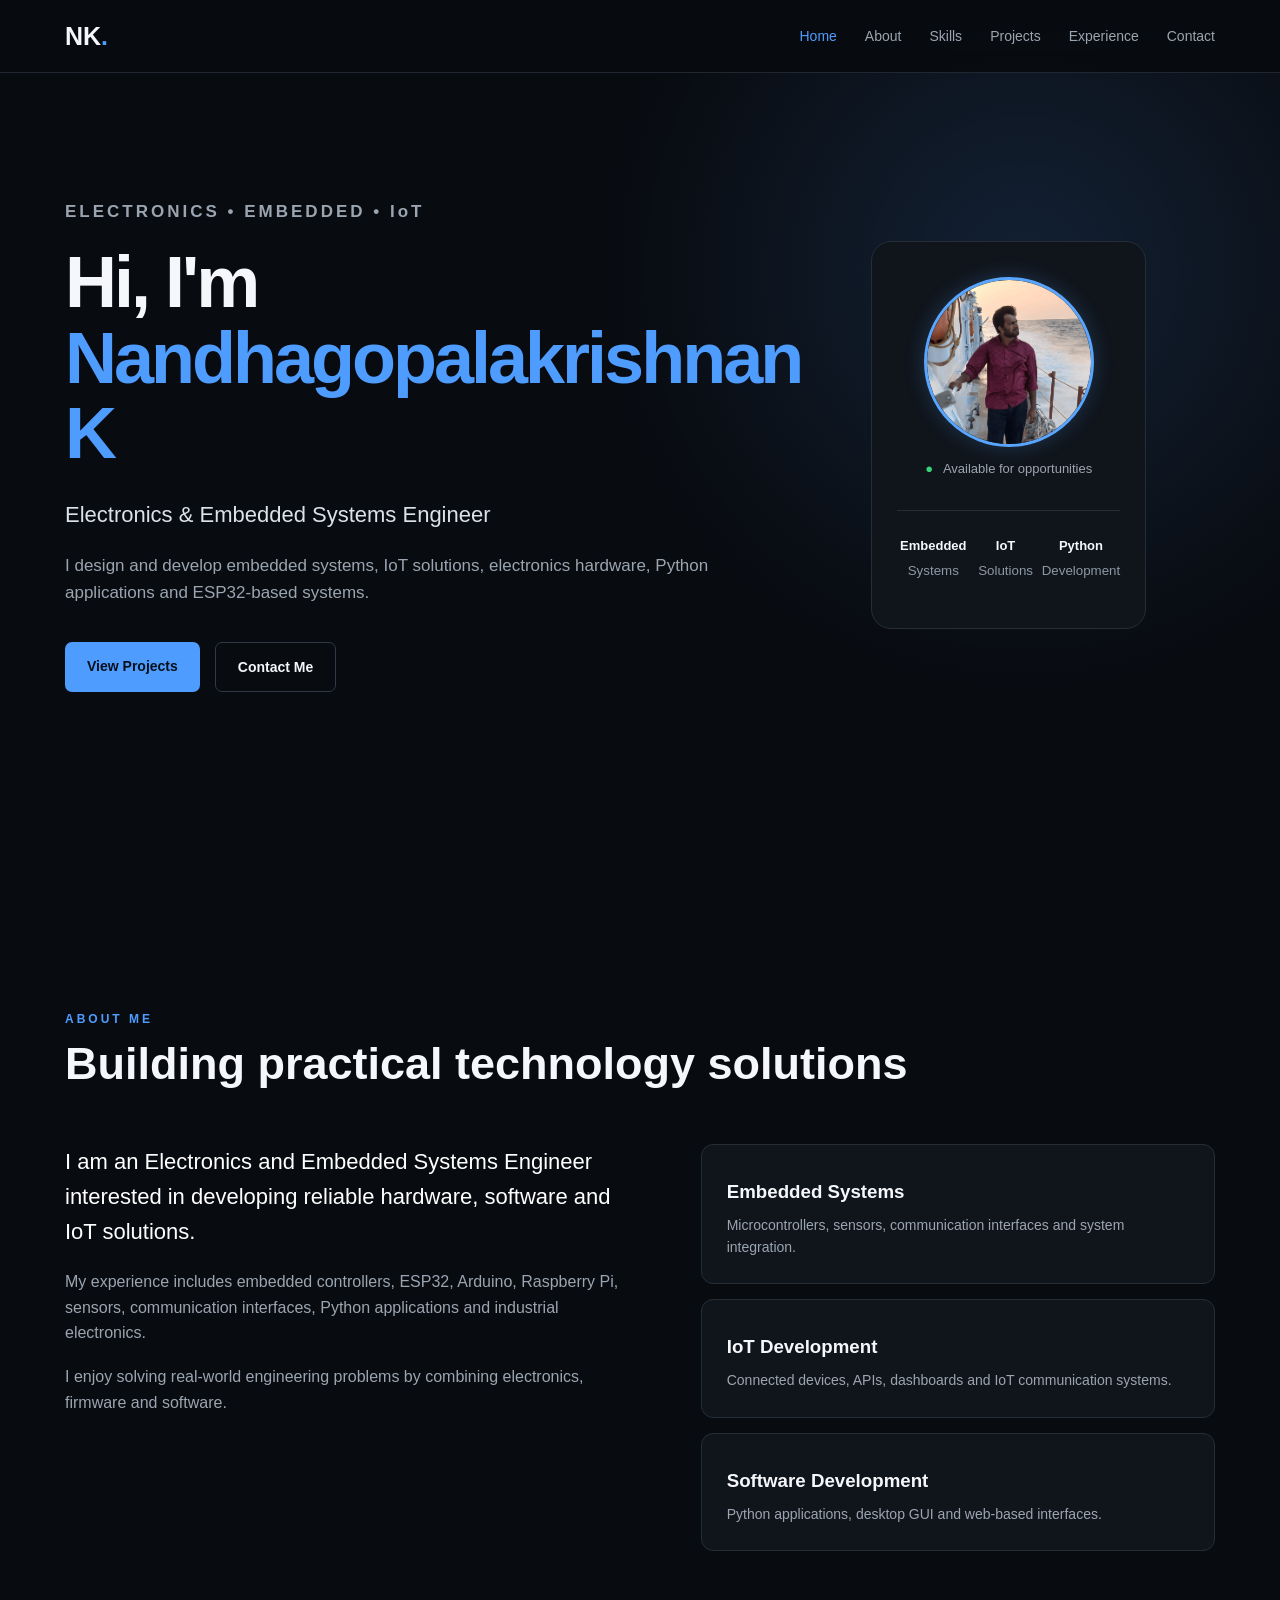
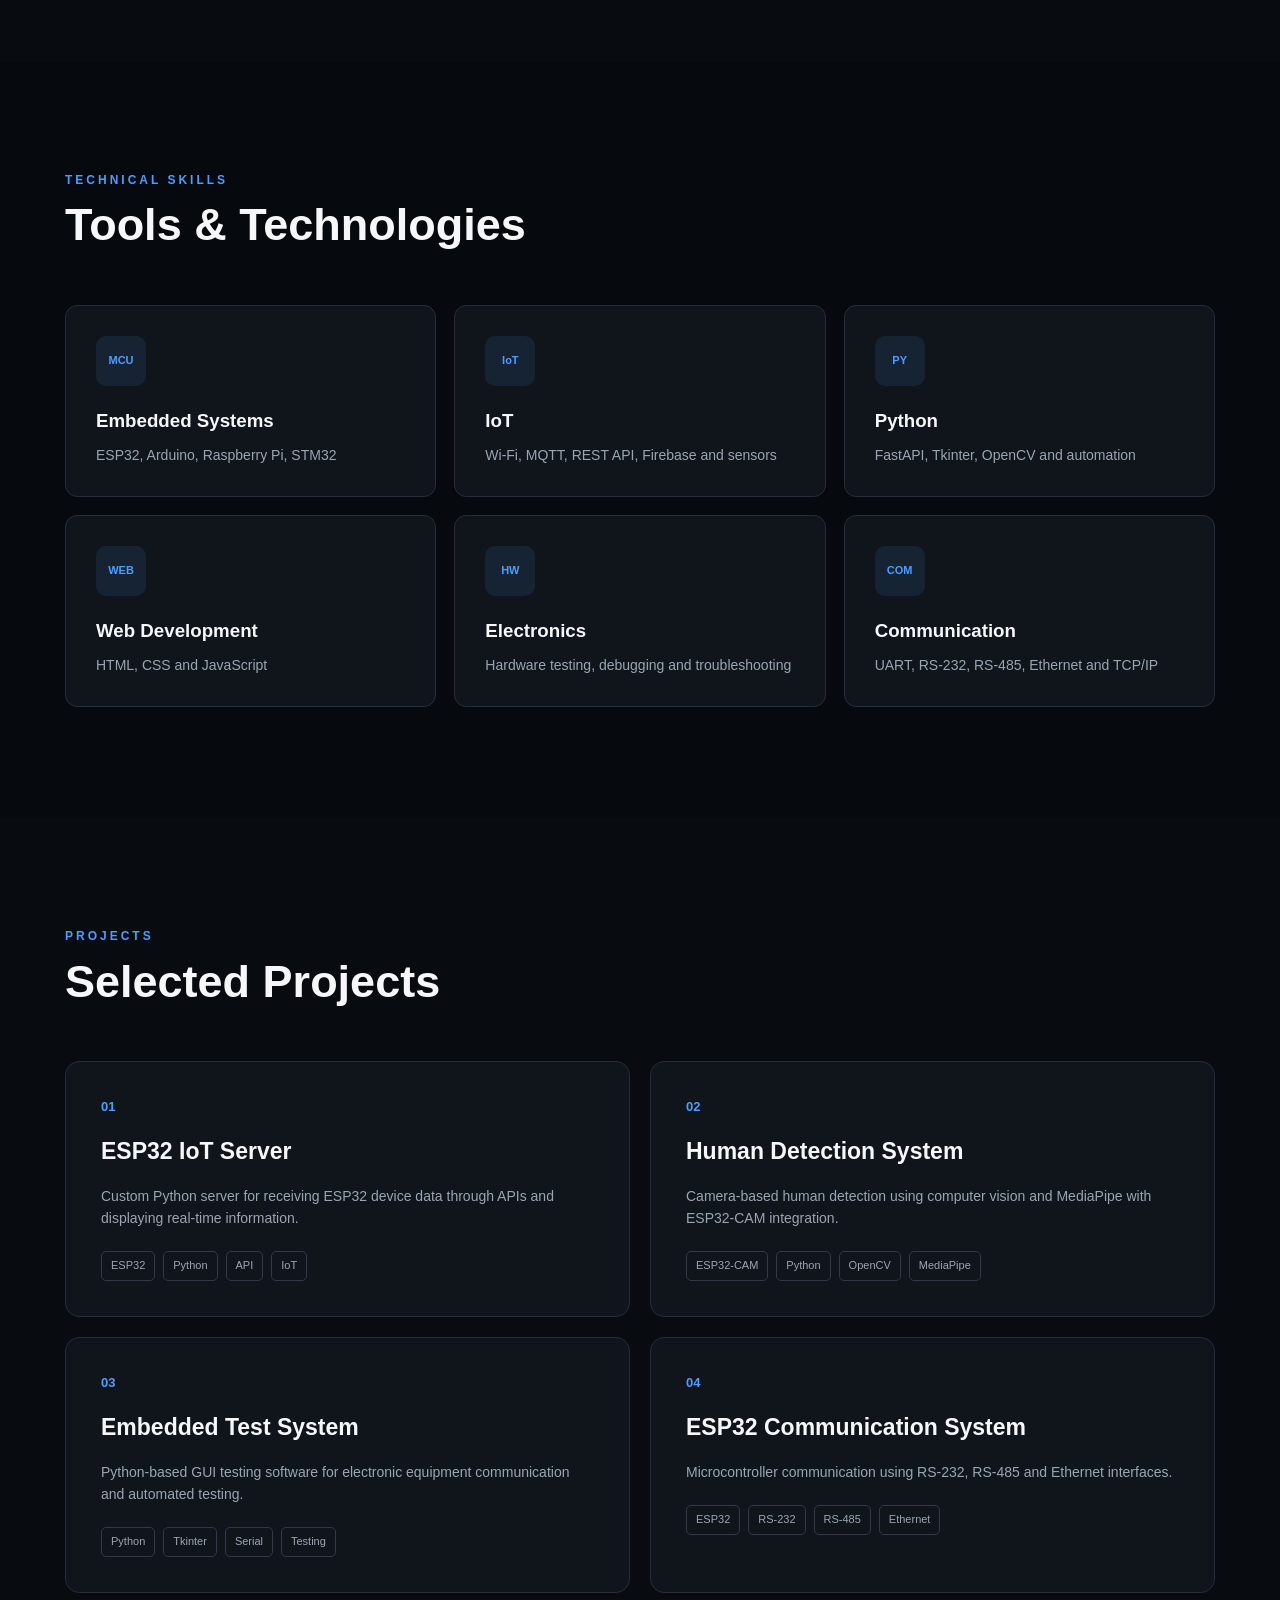
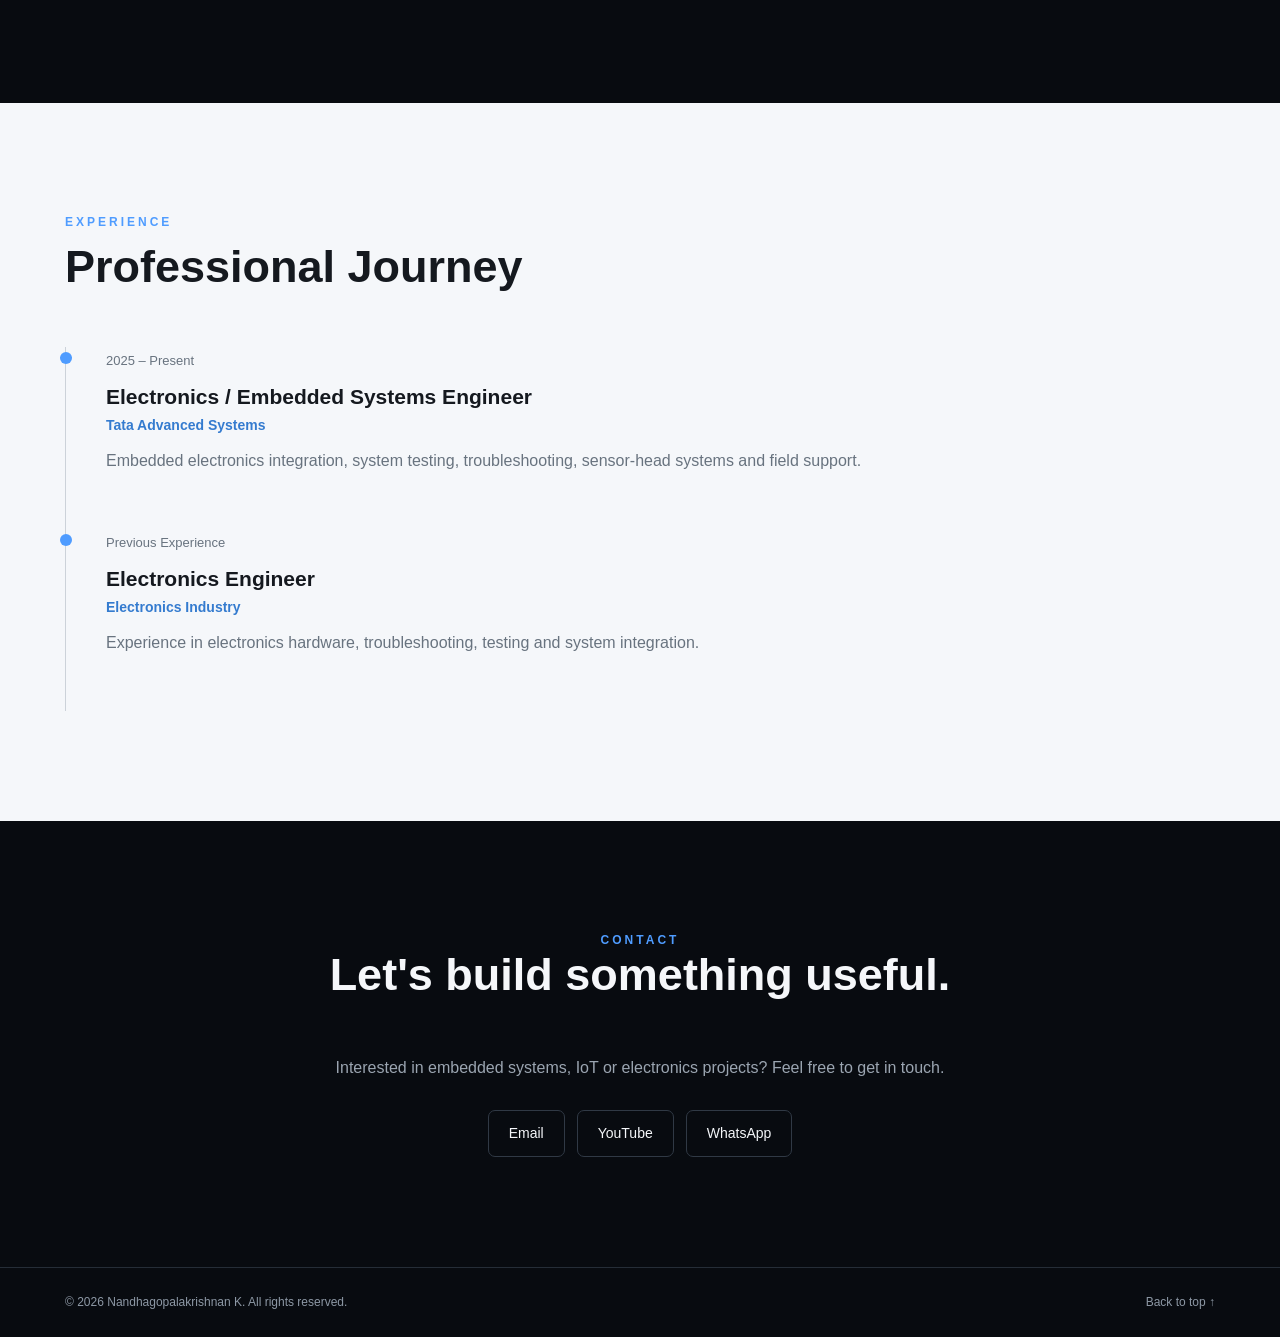
<file: index.html>
<!DOCTYPE html>
<html lang="en">
<head>
    <meta charset="UTF-8">
    <meta name="viewport" content="width=device-width, initial-scale=1.0">

    <title>Nandhagopalakrishnan K | Electronics & Embedded Engineer</title>

    <link rel="stylesheet" href="style.css">
</head>

<body>

<header>
    <nav class="container">

        <a href="#home" class="logo">
            NK<span>.</span>
        </a>

        <button class="menu" id="menu">☰</button>

        <ul class="nav-links" id="navLinks">
            <li><a href="#home">Home</a></li>
            <li><a href="#about">About</a></li>
            <li><a href="#skills">Skills</a></li>
            <li><a href="#projects">Projects</a></li>
            <li><a href="#experience">Experience</a></li>
            <li><a href="#contact">Contact</a></li>
        </ul>

    </nav>
</header>


<!-- HOME -->

<section class="hero" id="home">

    <div class="container hero-grid">

        <div>

            <p class="small-title">
                ELECTRONICS • EMBEDDED • IoT
            </p>

            <h1>
                Hi, I'm
                <span>Nandhagopalakrishnan K</span>
            </h1>

            <h2>
                Electronics & Embedded Systems Engineer
            </h2>

            <p>
                I design and develop embedded systems, IoT solutions,
                electronics hardware, Python applications and
                ESP32-based systems.
            </p>

            <div class="buttons">

                <a href="#projects" class="btn primary">
                    View Projects
                </a>

                <a href="#contact" class="btn secondary">
                    Contact Me
                </a>

            </div>

        </div>


        <div class="profile-card">

            <div class="profile">
                <img id="" src="Profile.png" class="profile-img" sizes="50%">
            </div>

            <div class="available">
                Available for opportunities
            </div>

            <div class="profile-info">

                <div>
                    <strong>Embedded</strong>
                    <small>Systems</small>
                </div>

                <div>
                    <strong>IoT</strong>
                    <small>Solutions</small>
                </div>

                <div>
                    <strong>Python</strong>
                    <small>Development</small>
                </div>

            </div>

        </div>

    </div>

</section>


<!-- ABOUT -->

<section id="about">

    <div class="container">

        <div class="section-title">

            <p>ABOUT ME</p>

            <h2>
                Building practical technology solutions
            </h2>

        </div>


        <div class="about">

            <div>

                <p class="large">
                    I am an Electronics and Embedded Systems Engineer
                    interested in developing reliable hardware, software
                    and IoT solutions.
                </p>

                <p>
                    My experience includes embedded controllers,
                    ESP32, Arduino, Raspberry Pi, sensors,
                    communication interfaces, Python applications
                    and industrial electronics.
                </p>

                <p>
                    I enjoy solving real-world engineering problems
                    by combining electronics, firmware and software.
                </p>

            </div>


            <div class="about-boxes">

                <div class="about-box">

                    <h3>Embedded Systems</h3>

                    <p>
                        Microcontrollers, sensors, communication interfaces
                        and system integration.
                    </p>

                </div>


                <div class="about-box">

                    <h3>IoT Development</h3>

                    <p>
                        Connected devices, APIs, dashboards and
                        IoT communication systems.
                    </p>

                </div>


                <div class="about-box">

                    <h3>Software Development</h3>

                    <p>
                        Python applications, desktop GUI and
                        web-based interfaces.
                    </p>

                </div>

            </div>

        </div>

    </div>

</section>


<!-- SKILLS -->

<section class="dark-section" id="skills">

    <div class="container">

        <div class="section-title">

            <p>TECHNICAL SKILLS</p>

            <h2>
                Tools & Technologies
            </h2>

        </div>


        <div class="skills">

            <div class="skill">

                <div class="icon">MCU</div>

                <h3>Embedded Systems</h3>

                <p>
                    ESP32, Arduino, Raspberry Pi, STM32
                </p>

            </div>


            <div class="skill">

                <div class="icon">IoT</div>

                <h3>IoT</h3>

                <p>
                    Wi-Fi, MQTT, REST API, Firebase and sensors
                </p>

            </div>


            <div class="skill">

                <div class="icon">PY</div>

                <h3>Python</h3>

                <p>
                    FastAPI, Tkinter, OpenCV and automation
                </p>

            </div>


            <div class="skill">

                <div class="icon">WEB</div>

                <h3>Web Development</h3>

                <p>
                    HTML, CSS and JavaScript
                </p>

            </div>


            <div class="skill">

                <div class="icon">HW</div>

                <h3>Electronics</h3>

                <p>
                    Hardware testing, debugging and troubleshooting
                </p>

            </div>


            <div class="skill">

                <div class="icon">COM</div>

                <h3>Communication</h3>

                <p>
                    UART, RS-232, RS-485, Ethernet and TCP/IP
                </p>

            </div>

        </div>

    </div>

</section>


<!-- PROJECTS -->

<section id="projects">

    <div class="container">

        <div class="section-title">

            <p>PROJECTS</p>

            <h2>
                Selected Projects
            </h2>

        </div>


        <div class="projects">

            <div class="project">
                <a href="esp32-iot-server.html" class="project-link">
                    <div class="number">01</div>
                    <h3>
                        ESP32 IoT Server
                    </h3>

                    <p>
                        Custom Python server for receiving ESP32
                        device data through APIs and displaying
                        real-time information.
                    </p>

                    <div class="tags">
                        <span>ESP32</span>
                        <span>Python</span>
                        <span>API</span>
                        <span>IoT
                        </span>
                    </div>
                </a>

            </div>


            <div class="project">
                <a href="Human-Detection-System.html" class="project-link">
                    <div class="number">02</div>

                    <h3>
                        Human Detection System
                    </h3>

                    <p>
                        Camera-based human detection using
                        computer vision and MediaPipe with
                        ESP32-CAM integration.
                    </p>

                    <div class="tags">
                        <span>ESP32-CAM</span>
                        <span>Python</span>
                        <span>OpenCV</span>
                        <span>MediaPipe</span>
                    </div>
                </a>

            </div>


            <div class="project">
                <a href="Embedded-Test-System.html" class="project-link">
                    <div class="number">03</div>

                    <h3>
                        Embedded Test System
                    </h3>

                    <p>
                        Python-based GUI testing software for
                        electronic equipment communication
                        and automated testing.
                    </p>

                    <div class="tags">
                        <span>Python</span>
                        <span>Tkinter</span>
                        <span>Serial</span>
                        <span>Testing</span>
                    </div>
                </a>
            </div>


            <div class="project">
                <a href="ESP32-Communication-System.html" class="project-link">
                    <div class="number">04</div>

                    <h3>
                        ESP32 Communication System
                    </h3>

                    <p>
                        Microcontroller communication using
                        RS-232, RS-485 and Ethernet interfaces.
                    </p>

                    <div class="tags">
                        <span>ESP32</span>
                        <span>RS-232</span>
                        <span>RS-485</span>
                        <span>Ethernet</span>
                    </div>
                </a>
            </div>

        </div>

    </div>

</section>


<!-- EXPERIENCE -->

<section class="experience" id="experience">

    <div class="container">

        <div class="section-title">

            <p>EXPERIENCE</p>

            <h2>
                Professional Journey
            </h2>

        </div>


        <div class="timeline">

            <div class="timeline-item">

                <div class="dot"></div>

                <span class="date">
                    2025 – Present
                </span>

                <h3>
                    Electronics / Embedded Systems Engineer
                </h3>

                <h4>
                    Tata Advanced Systems
                </h4>

                <p>
                    Embedded electronics integration, system testing,
                    troubleshooting, sensor-head systems and field support.
                </p>

            </div>


            <div class="timeline-item">

                <div class="dot"></div>

                <span class="date">
                    Previous Experience
                </span>

                <h3>
                    Electronics Engineer
                </h3>

                <h4>
                    Electronics Industry
                </h4>

                <p>
                    Experience in electronics hardware,
                    troubleshooting, testing and system integration.
                </p>

            </div>

        </div>

    </div>

</section>


<!-- CONTACT -->

<section class="contact" id="contact">

    <div class="container">

        <div class="section-title">

            <p>CONTACT</p>

            <h2>
                Let's build something useful.
            </h2>

        </div>


        <p class="contact-text">
            Interested in embedded systems, IoT or electronics projects?
            Feel free to get in touch.
        </p>


        <div class="contact-links">

            <a href="mailto:nandhagopalan2001@gmail.com">
                Email
            </a>

            <a href="https://www.youtube.com/@technicalelectronicguicom" target="_blank">
                YouTube
            </a>

            <a href="https://whatsapp.com/channel/0029VaEb3ud1t90fz6X0uQ0i" target="_blank">
                WhatsApp
            </a>

        </div>

    </div>

</section>


<!-- FOOTER -->

<footer>

    <div class="container footer-content">

        <p>
            ©️ <span id="year"></span>
            Nandhagopalakrishnan K. All rights reserved.
        </p>

        <a href="#home">
            Back to top ↑
        </a>

    </div>

</footer>


<script src="script.js"></script>

</body>
</html>
</file>
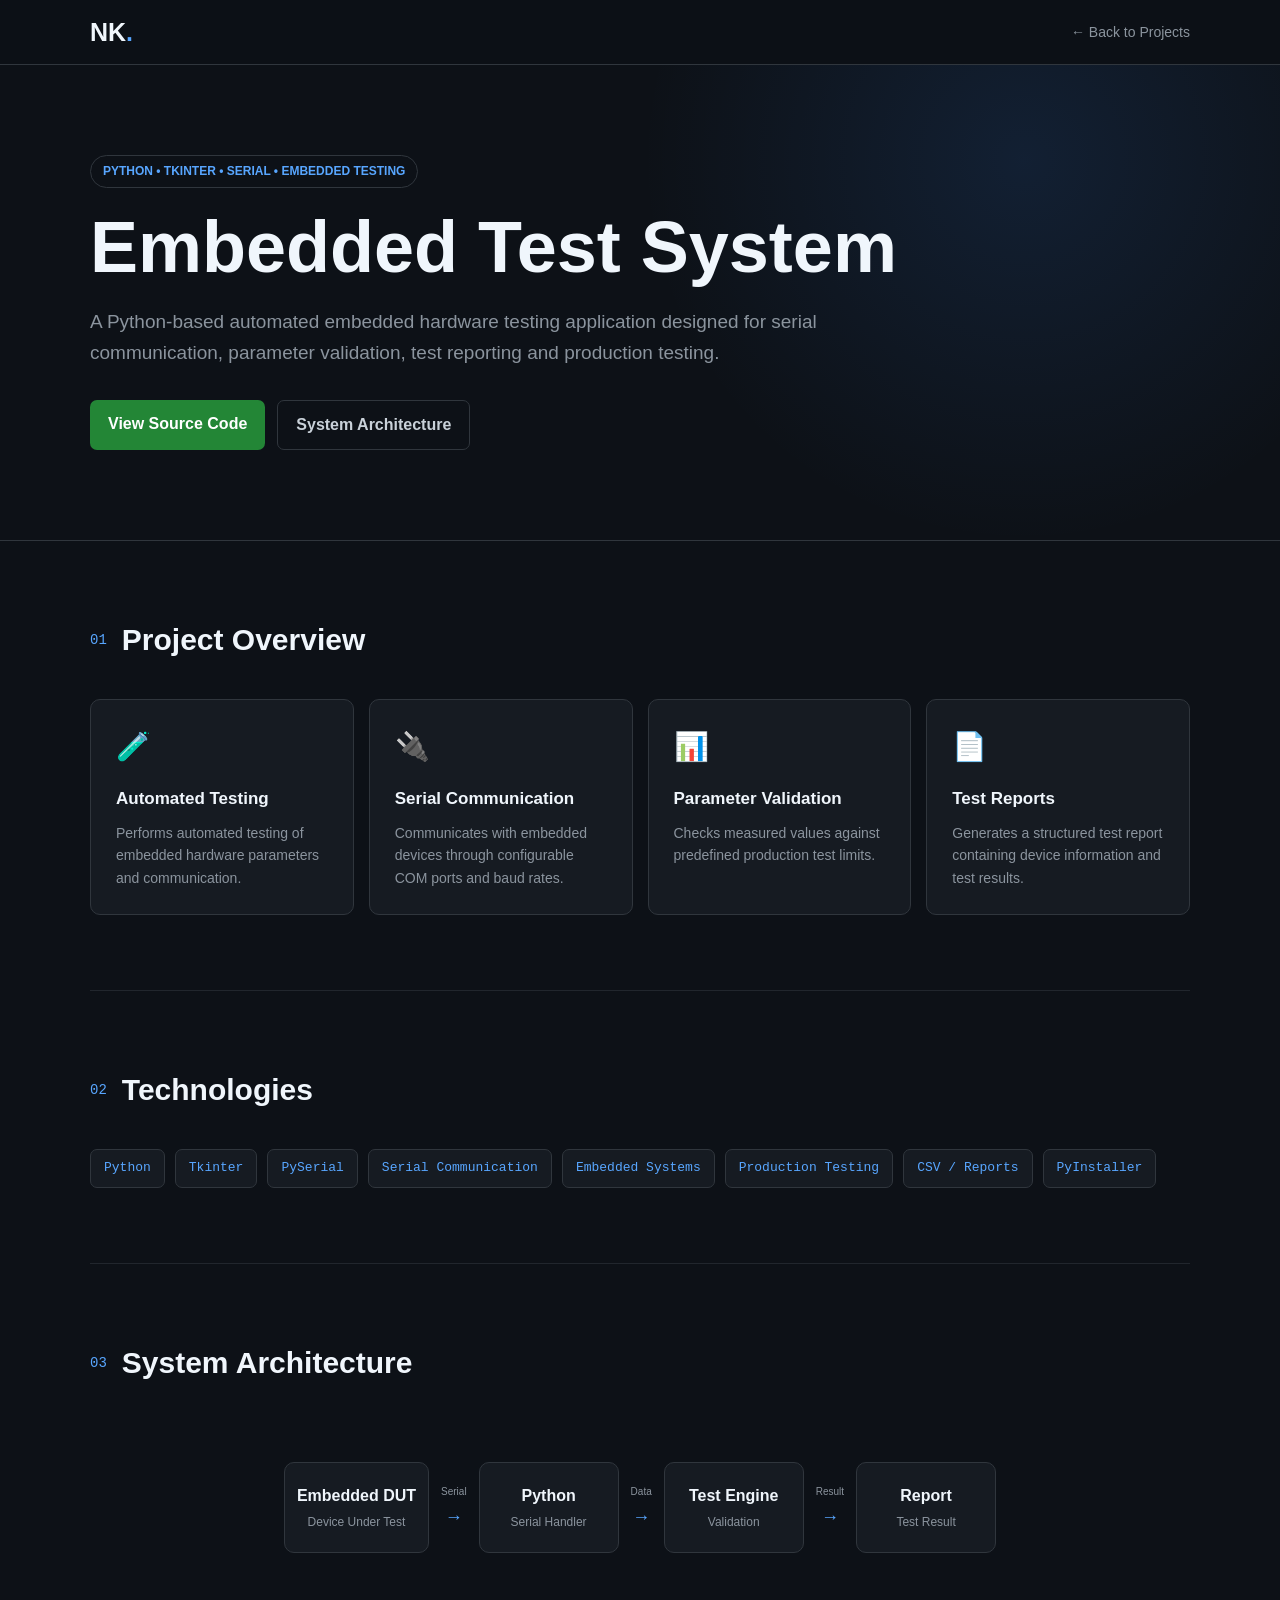
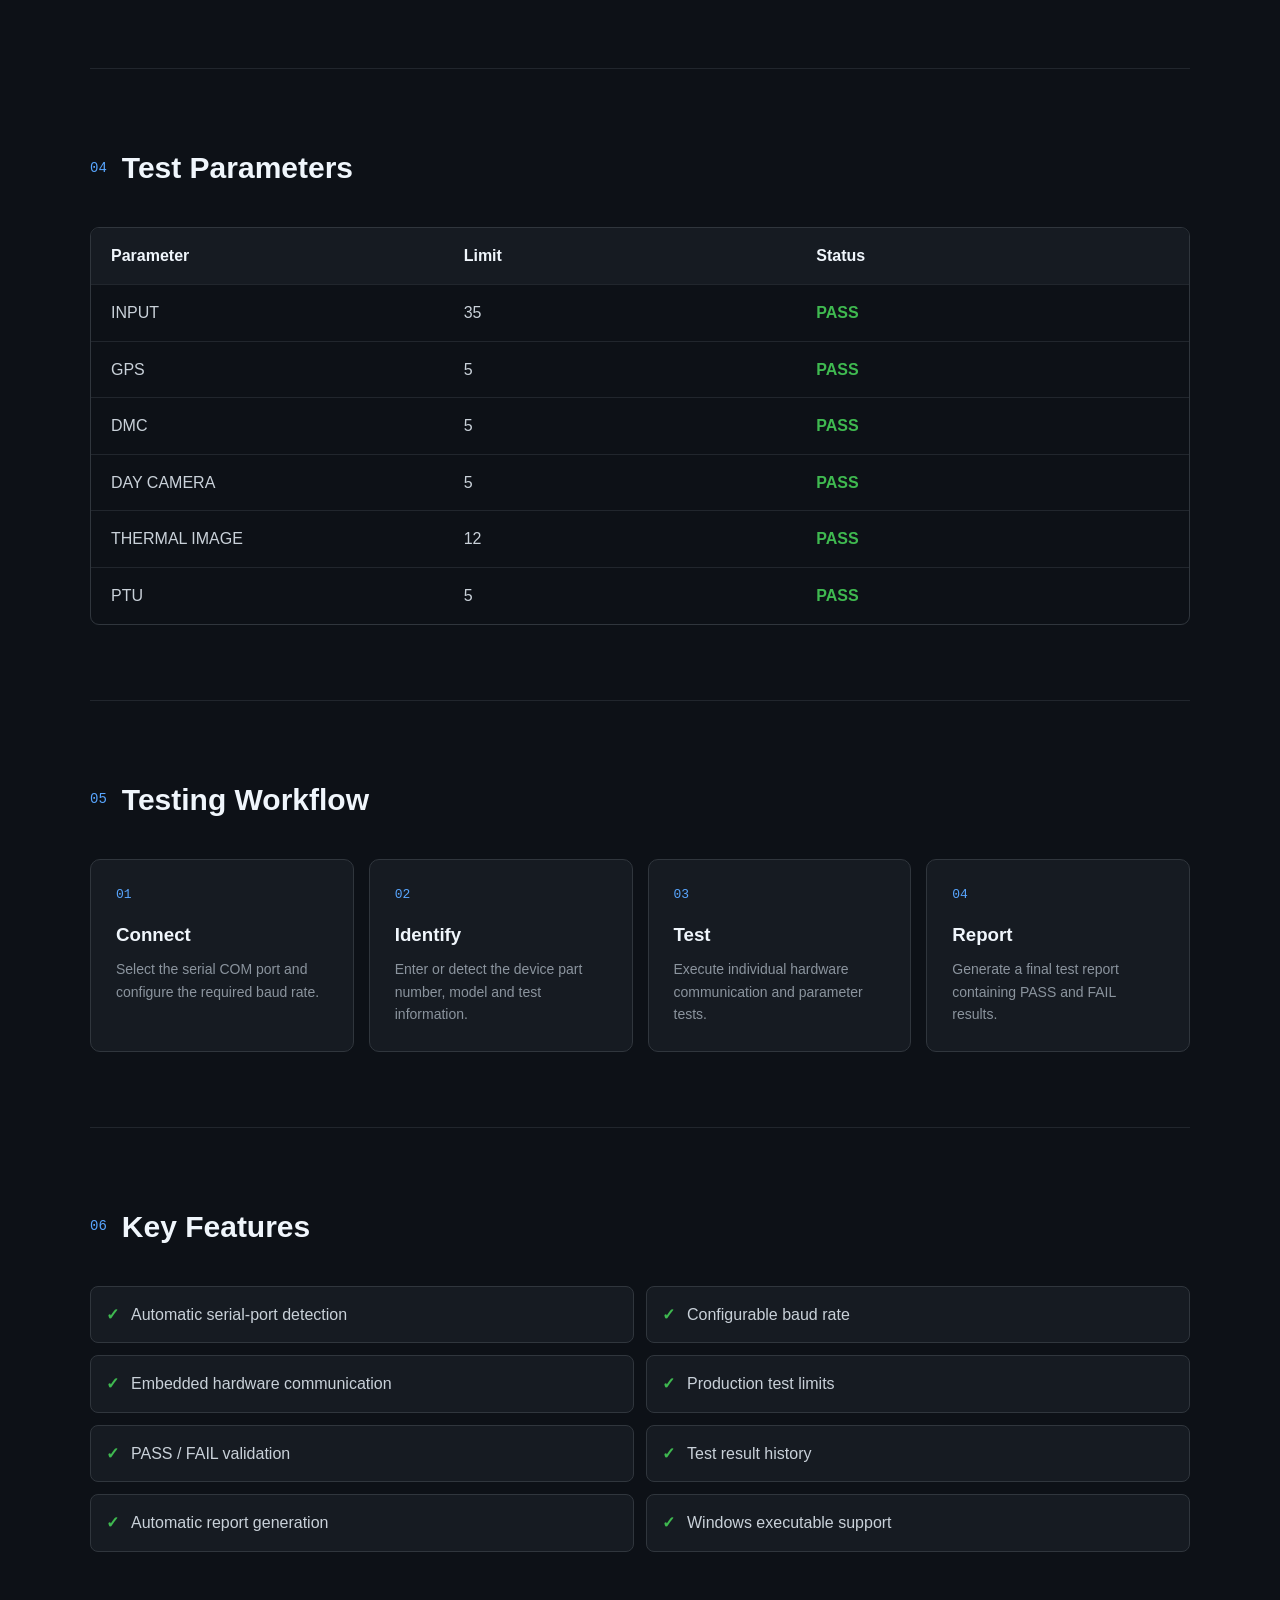
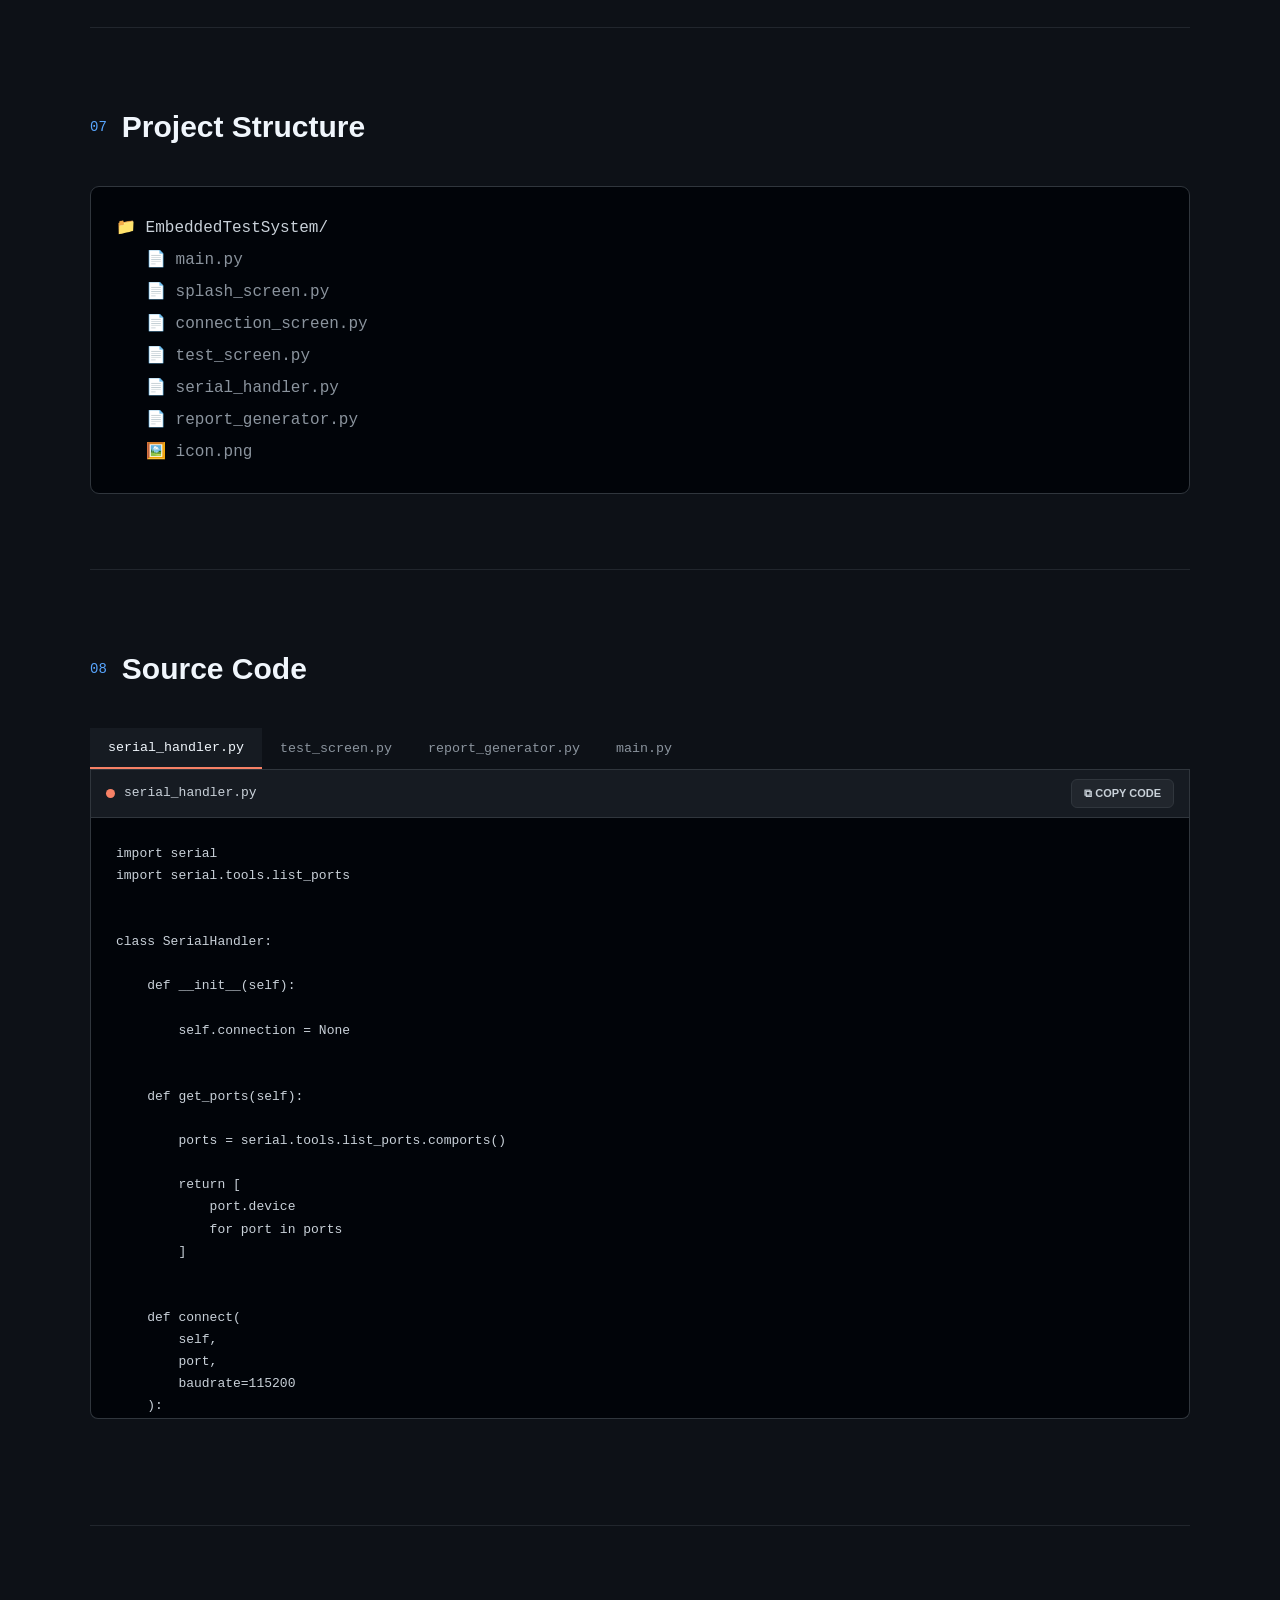
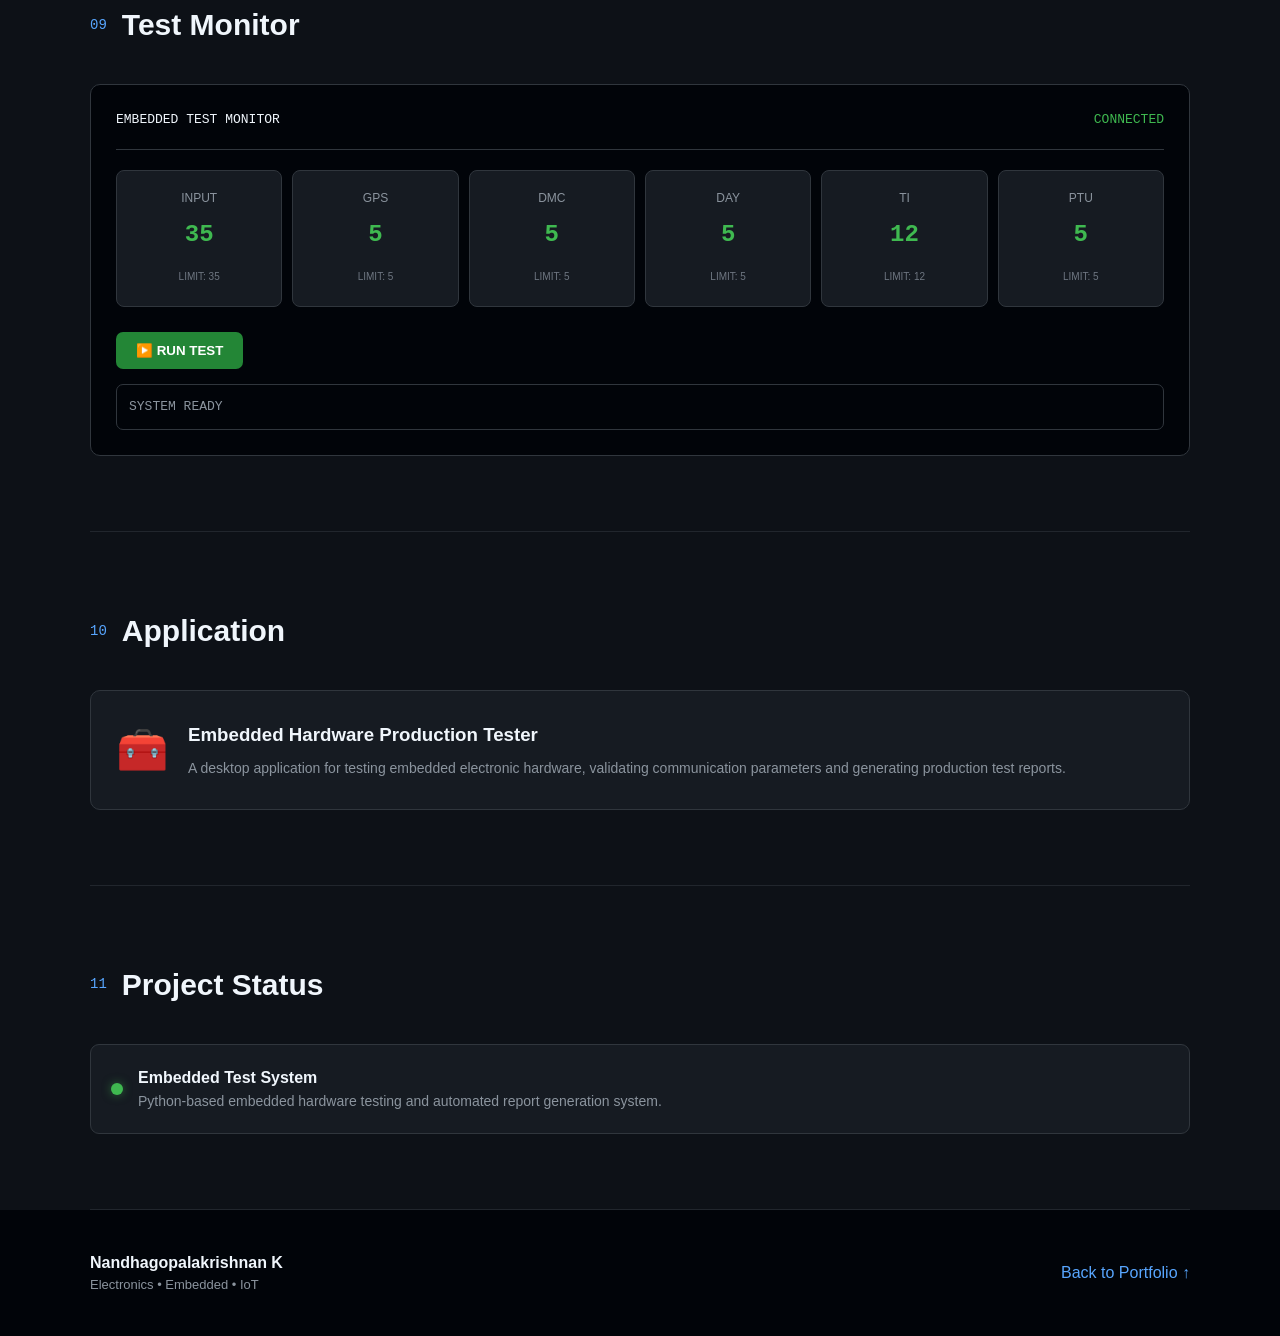
<file: Embedded-Test-System.html>
<!DOCTYPE html>
<html lang="en">
<head>
    <meta charset="UTF-8">
    <meta name="viewport" content="width=device-width, initial-scale=1.0">

    <title>Embedded Test System | Nandhagopalakrishnan K</title>

    <link rel="stylesheet" href="Embedded-Test-System.css">
</head>

<body>

<header class="site-header">

    <div class="header-container">

        <a href="index.html" class="brand">
            NK<span>.</span>
        </a>

        <a href="index.html#projects" class="back-link">
            ← Back to Projects
        </a>

    </div>

</header>


<!-- HERO -->

<section class="project-hero">

    <div class="container">

        <div class="project-badge">
            PYTHON • TKINTER • SERIAL • EMBEDDED TESTING
        </div>

        <h1>Embedded Test System</h1>

        <p class="project-subtitle">
            A Python-based automated embedded hardware testing
            application designed for serial communication,
            parameter validation, test reporting and production
            testing.
        </p>

        <div class="project-actions">

            <a href="#code" class="btn primary">
                View Source Code
            </a>

            <a href="#architecture" class="btn secondary">
                System Architecture
            </a>

        </div>

    </div>

</section>


<main class="container">


<!-- OVERVIEW -->

<section class="content-section">

    <div class="section-heading">
        <span>01</span>
        <h2>Project Overview</h2>
    </div>

    <div class="overview-grid">

        <div class="overview-card">

            <div class="card-icon">🧪</div>

            <h3>Automated Testing</h3>

            <p>
                Performs automated testing of embedded
                hardware parameters and communication.
            </p>

        </div>


        <div class="overview-card">

            <div class="card-icon">🔌</div>

            <h3>Serial Communication</h3>

            <p>
                Communicates with embedded devices through
                configurable COM ports and baud rates.
            </p>

        </div>


        <div class="overview-card">

            <div class="card-icon">📊</div>

            <h3>Parameter Validation</h3>

            <p>
                Checks measured values against predefined
                production test limits.
            </p>

        </div>


        <div class="overview-card">

            <div class="card-icon">📄</div>

            <h3>Test Reports</h3>

            <p>
                Generates a structured test report containing
                device information and test results.
            </p>

        </div>

    </div>

</section>


<!-- TECHNOLOGIES -->

<section class="content-section">

    <div class="section-heading">
        <span>02</span>
        <h2>Technologies</h2>
    </div>

    <div class="tech-list">

        <span>Python</span>
        <span>Tkinter</span>
        <span>PySerial</span>
        <span>Serial Communication</span>
        <span>Embedded Systems</span>
        <span>Production Testing</span>
        <span>CSV / Reports</span>
        <span>PyInstaller</span>

    </div>

</section>


<!-- ARCHITECTURE -->

<section class="content-section" id="architecture">

    <div class="section-heading">

        <span>03</span>

        <h2>System Architecture</h2>

    </div>


    <div class="architecture">

        <div class="architecture-node">

            <strong>Embedded DUT</strong>

            <small>
                Device Under Test
            </small>

        </div>


        <div class="connection">

            <span>Serial</span>
            <b>→</b>

        </div>


        <div class="architecture-node">

            <strong>Python</strong>

            <small>
                Serial Handler
            </small>

        </div>


        <div class="connection">

            <span>Data</span>
            <b>→</b>

        </div>


        <div class="architecture-node">

            <strong>Test Engine</strong>

            <small>
                Validation
            </small>

        </div>


        <div class="connection">

            <span>Result</span>
            <b>→</b>

        </div>


        <div class="architecture-node">

            <strong>Report</strong>

            <small>
                Test Result
            </small>

        </div>

    </div>

</section>


<!-- TEST PARAMETERS -->

<section class="content-section">

    <div class="section-heading">

        <span>04</span>

        <h2>Test Parameters</h2>

    </div>


    <div class="parameter-table">

        <div class="table-header">

            <span>Parameter</span>
            <span>Limit</span>
            <span>Status</span>

        </div>


        <div class="table-row">

            <span>INPUT</span>
            <span>35</span>
            <span class="pass">PASS</span>

        </div>


        <div class="table-row">

            <span>GPS</span>
            <span>5</span>
            <span class="pass">PASS</span>

        </div>


        <div class="table-row">

            <span>DMC</span>
            <span>5</span>
            <span class="pass">PASS</span>

        </div>


        <div class="table-row">

            <span>DAY CAMERA</span>
            <span>5</span>
            <span class="pass">PASS</span>

        </div>


        <div class="table-row">

            <span>THERMAL IMAGE</span>
            <span>12</span>
            <span class="pass">PASS</span>

        </div>


        <div class="table-row">

            <span>PTU</span>
            <span>5</span>
            <span class="pass">PASS</span>

        </div>

    </div>

</section>


<!-- TEST FLOW -->

<section class="content-section">

    <div class="section-heading">

        <span>05</span>

        <h2>Testing Workflow</h2>

    </div>


    <div class="flow-grid">

        <div class="flow-card">

            <div class="flow-number">
                01
            </div>

            <h3>Connect</h3>

            <p>
                Select the serial COM port and configure
                the required baud rate.
            </p>

        </div>


        <div class="flow-card">

            <div class="flow-number">
                02
            </div>

            <h3>Identify</h3>

            <p>
                Enter or detect the device part number,
                model and test information.
            </p>

        </div>


        <div class="flow-card">

            <div class="flow-number">
                03
            </div>

            <h3>Test</h3>

            <p>
                Execute individual hardware communication
                and parameter tests.
            </p>

        </div>


        <div class="flow-card">

            <div class="flow-number">
                04
            </div>

            <h3>Report</h3>

            <p>
                Generate a final test report containing
                PASS and FAIL results.
            </p>

        </div>

    </div>

</section>


<!-- FEATURES -->

<section class="content-section">

    <div class="section-heading">

        <span>06</span>

        <h2>Key Features</h2>

    </div>


    <div class="features">

        <div class="feature">
            <span>✓</span>
            <p>Automatic serial-port detection</p>
        </div>

        <div class="feature">
            <span>✓</span>
            <p>Configurable baud rate</p>
        </div>

        <div class="feature">
            <span>✓</span>
            <p>Embedded hardware communication</p>
        </div>

        <div class="feature">
            <span>✓</span>
            <p>Production test limits</p>
        </div>

        <div class="feature">
            <span>✓</span>
            <p>PASS / FAIL validation</p>
        </div>

        <div class="feature">
            <span>✓</span>
            <p>Test result history</p>
        </div>

        <div class="feature">
            <span>✓</span>
            <p>Automatic report generation</p>
        </div>

        <div class="feature">
            <span>✓</span>
            <p>Windows executable support</p>
        </div>

    </div>

</section>


<!-- PROJECT STRUCTURE -->

<section class="content-section">

    <div class="section-heading">

        <span>07</span>

        <h2>Project Structure</h2>

    </div>


    <div class="file-tree">

        <div>
            📁 EmbeddedTestSystem/
        </div>

        <div class="tree-child">
            📄 main.py
        </div>

        <div class="tree-child">
            📄 splash_screen.py
        </div>

        <div class="tree-child">
            📄 connection_screen.py
        </div>

        <div class="tree-child">
            📄 test_screen.py
        </div>

        <div class="tree-child">
            📄 serial_handler.py
        </div>

        <div class="tree-child">
            📄 report_generator.py
        </div>

        <div class="tree-child">
            🖼️ icon.png
        </div>

    </div>

</section>


<!-- SOURCE CODE -->

<section class="content-section code-section" id="code">

    <div class="section-heading">

        <span>08</span>

        <h2>Source Code</h2>

    </div>


    <div class="code-tabs">

        <button
            class="code-tab active"
            data-code="serial">

            serial_handler.py

        </button>


        <button
            class="code-tab"
            data-code="test">

            test_screen.py

        </button>


        <button
            class="code-tab"
            data-code="report">

            report_generator.py

        </button>


        <button
            class="code-tab"
            data-code="main">

            main.py

        </button>

    </div>


    <div class="code-window">

        <div class="code-header">

            <div class="code-file-name">

                <span class="file-dot"></span>

                <span id="currentFile">
                    serial_handler.py
                </span>

            </div>


            <button
                class="copy-button"
                id="copyButton">

                ⧉ COPY CODE

            </button>

        </div>


        <pre class="code-container"><code id="codeDisplay"></code></pre>

    </div>


    <div
        id="copyMessage"
        class="copy-message">

        Code copied to clipboard!

    </div>

</section>


<!-- TEST DEMO -->

<section class="content-section">

    <div class="section-heading">

        <span>09</span>

        <h2>Test Monitor</h2>

    </div>


    <div class="test-monitor">

        <div class="monitor-header">

            <span>
                EMBEDDED TEST MONITOR
            </span>

            <span
                id="monitorStatus"
                class="monitor-status">

                CONNECTED

            </span>

        </div>


        <div class="monitor-grid">

            <div class="monitor-item">

                <span>INPUT</span>

                <strong id="inputValue">
                    35
                </strong>

                <small>LIMIT: 35</small>

            </div>


            <div class="monitor-item">

                <span>GPS</span>

                <strong id="gpsValue">
                    5
                </strong>

                <small>LIMIT: 5</small>

            </div>


            <div class="monitor-item">

                <span>DMC</span>

                <strong id="dmcValue">
                    5
                </strong>

                <small>LIMIT: 5</small>

            </div>


            <div class="monitor-item">

                <span>DAY</span>

                <strong id="dayValue">
                    5
                </strong>

                <small>LIMIT: 5</small>

            </div>


            <div class="monitor-item">

                <span>TI</span>

                <strong id="tiValue">
                    12
                </strong>

                <small>LIMIT: 12</small>

            </div>


            <div class="monitor-item">

                <span>PTU</span>

                <strong id="ptuValue">
                    5
                </strong>

                <small>LIMIT: 5</small>

            </div>

        </div>


        <button
            id="runTest"
            class="run-button">

            ▶️ RUN TEST

        </button>


        <div
            id="testResult"
            class="test-result">

            SYSTEM READY

        </div>

    </div>

</section>


<!-- APPLICATION -->

<section class="content-section">

    <div class="section-heading">

        <span>10</span>

        <h2>Application</h2>

    </div>


    <div class="application-card">

        <div class="application-icon">
            🧰
        </div>

        <div>

            <h3>
                Embedded Hardware Production Tester
            </h3>

            <p>
                A desktop application for testing embedded
                electronic hardware, validating communication
                parameters and generating production test reports.
            </p>

        </div>

    </div>

</section>


<!-- STATUS -->

<section class="content-section">

    <div class="section-heading">

        <span>11</span>

        <h2>Project Status</h2>

    </div>


    <div class="status-card">

        <div class="status-indicator"></div>

        <div>

            <strong>
                Embedded Test System
            </strong>

            <p>
                Python-based embedded hardware testing
                and automated report generation system.
            </p>

        </div>

    </div>

</section>


</main>


<footer>

    <div class="container footer-content">

        <div>

            <strong>
                Nandhagopalakrishnan K
            </strong>

            <p>
                Electronics • Embedded • IoT
            </p>

        </div>


        <a href="index.html">
            Back to Portfolio ↑
        </a>

    </div>

</footer>


<script src="Embedded-Test-System.js"></script>

</body>
</html>
</file>
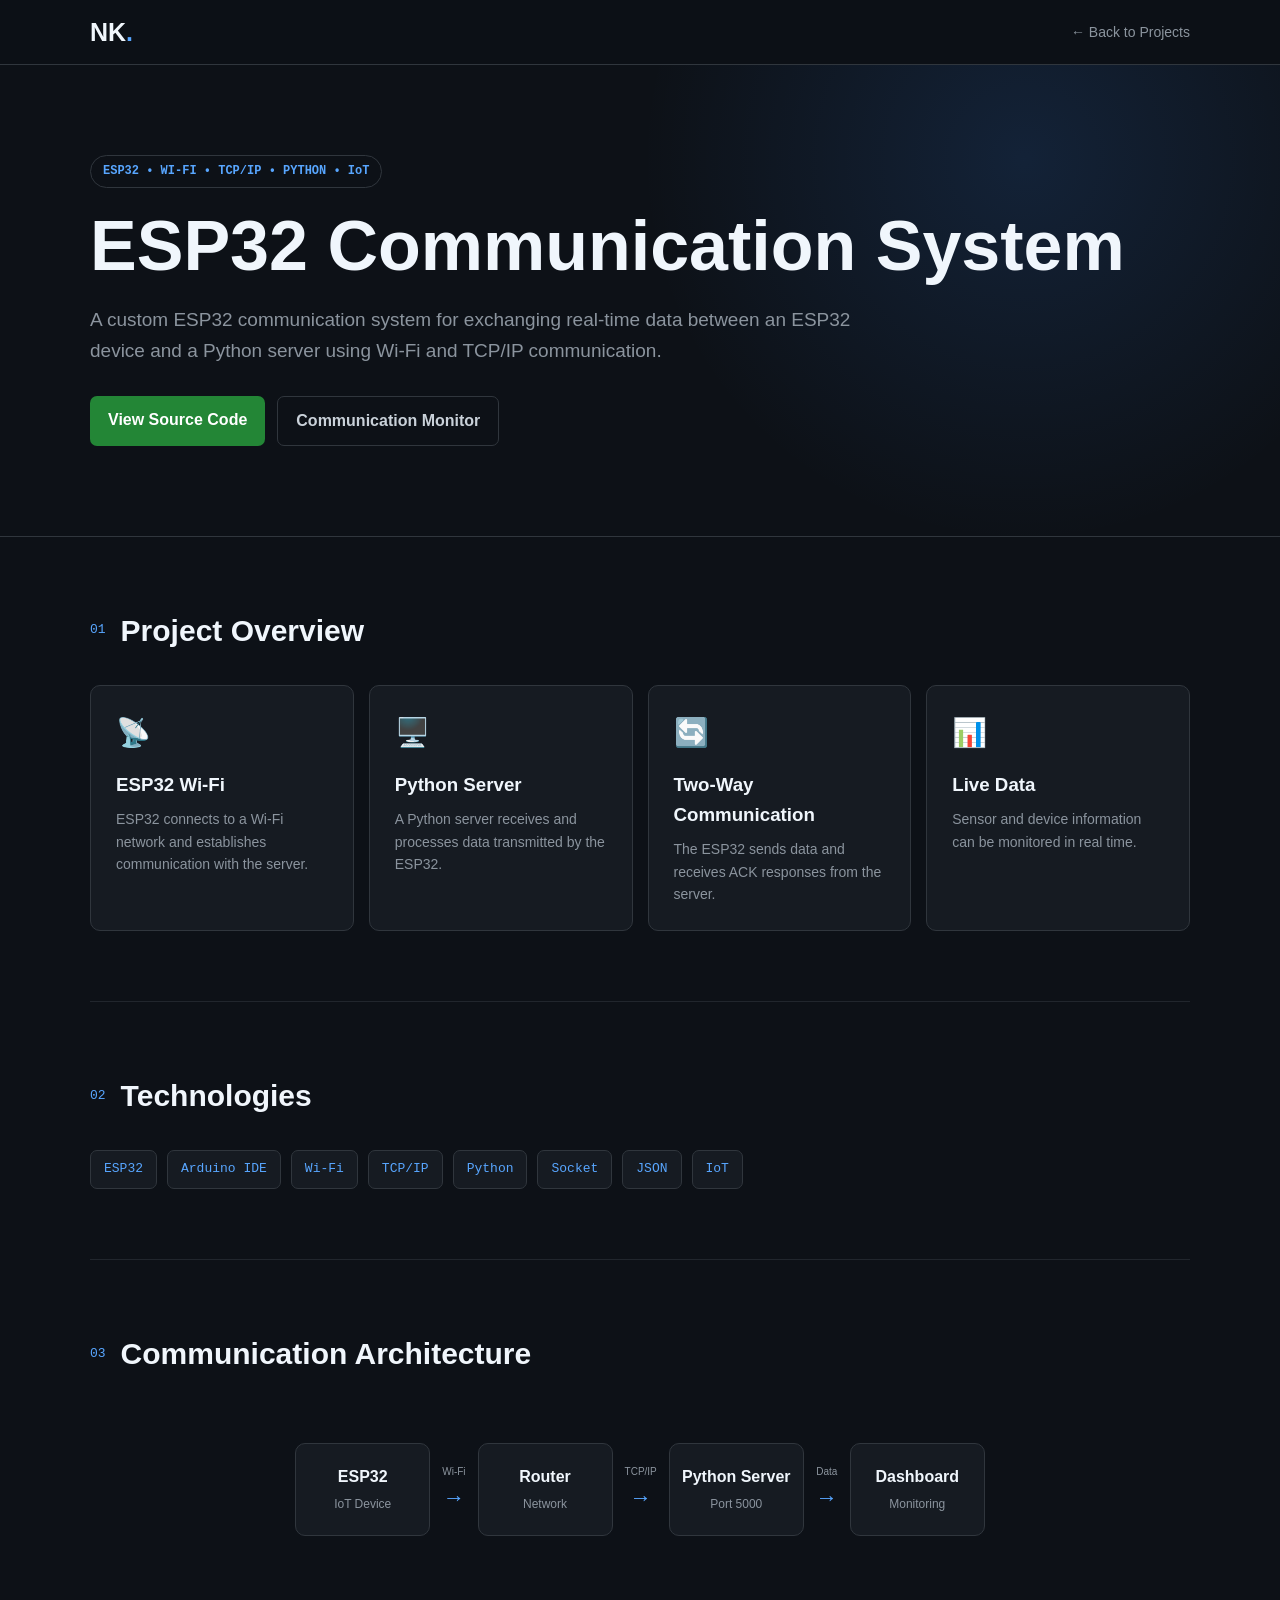
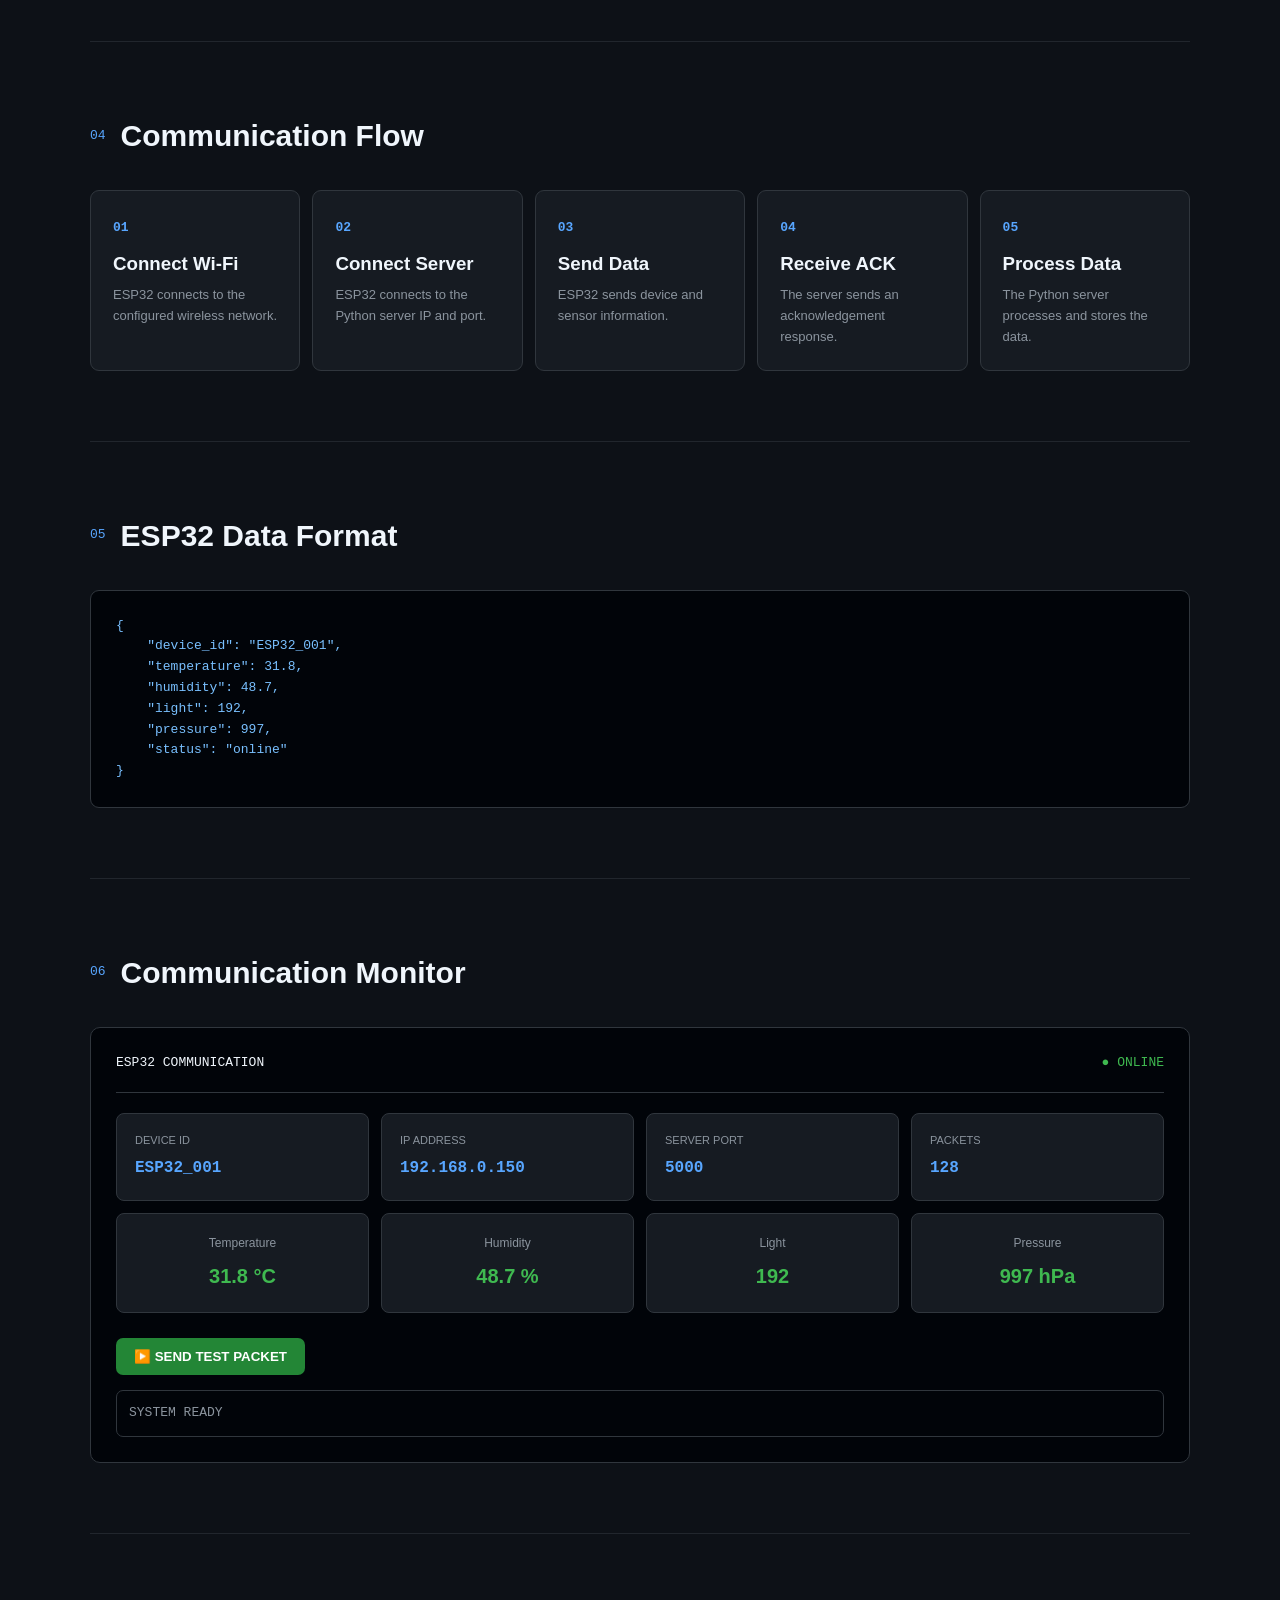
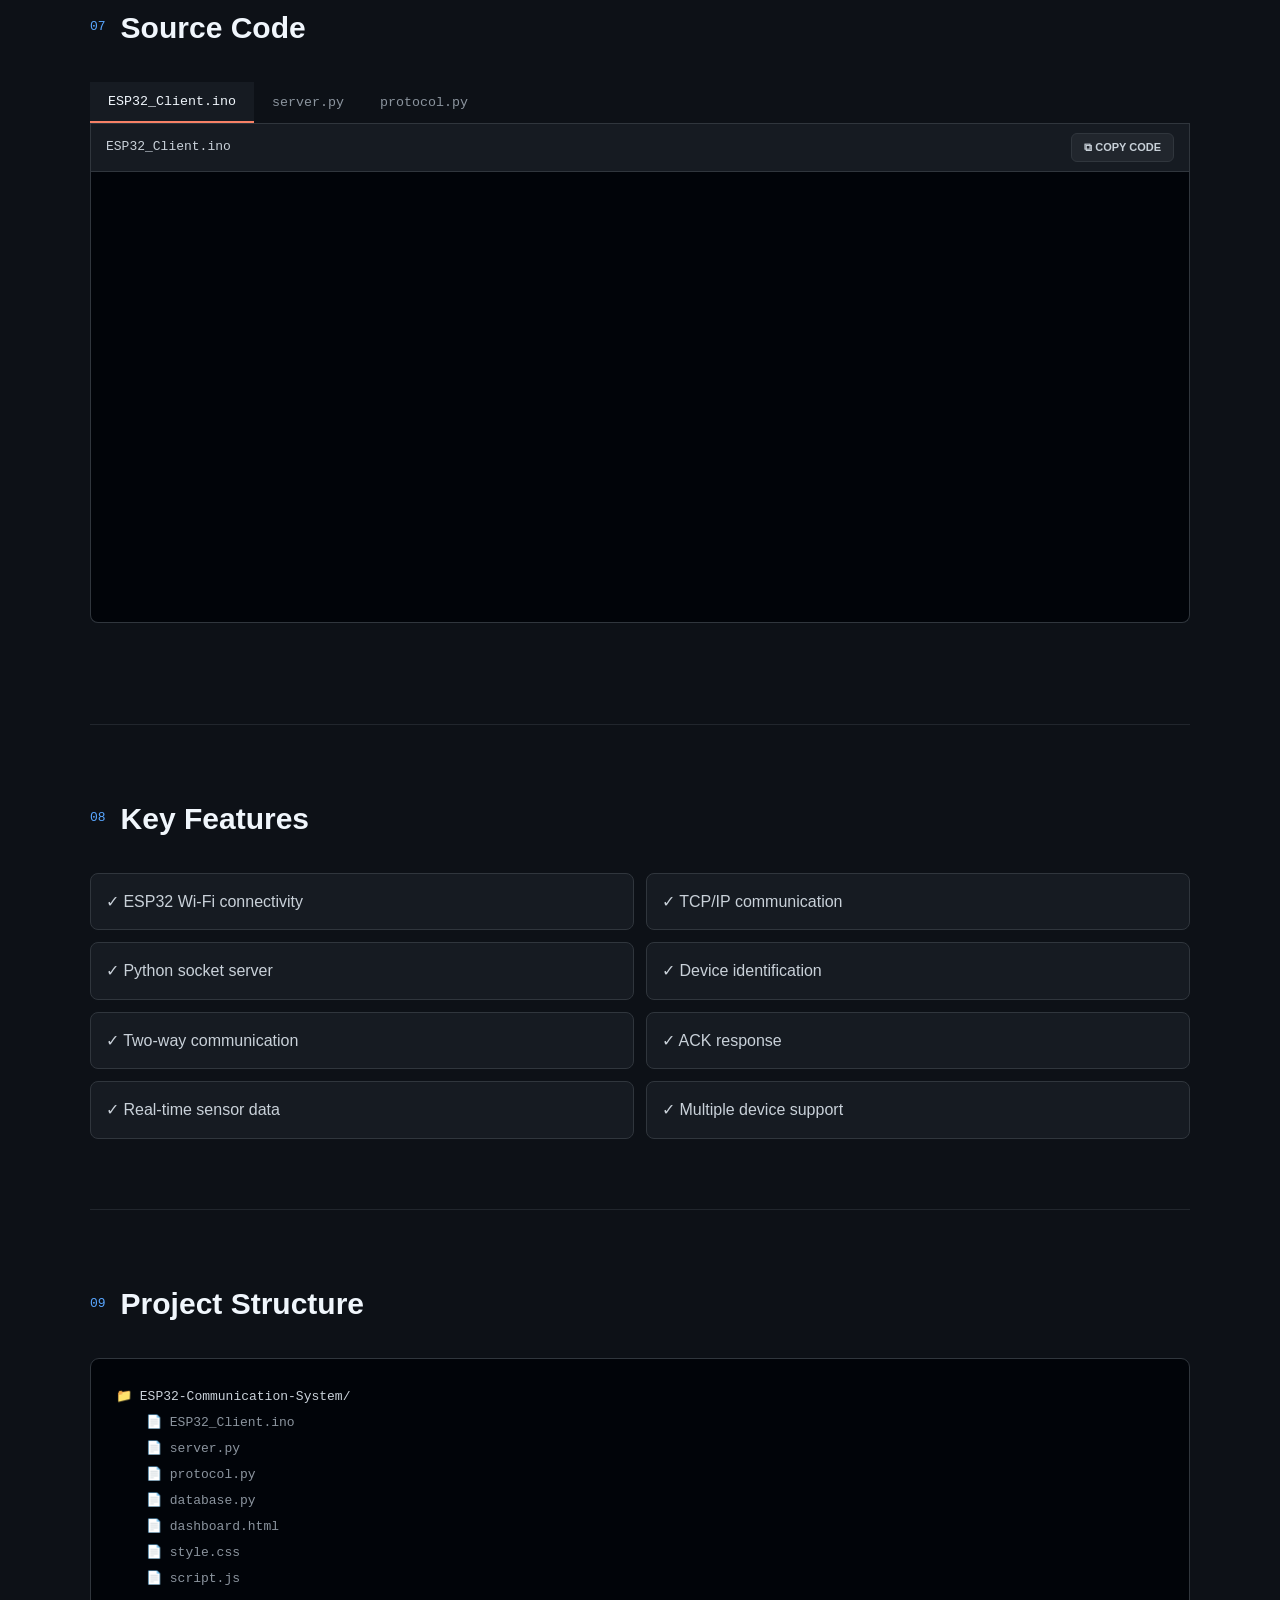
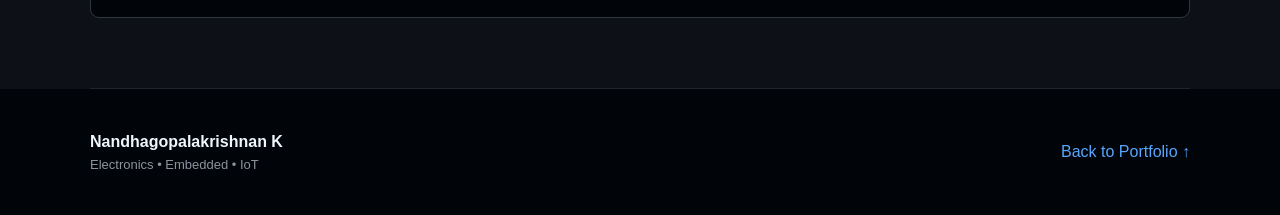
<file: ESP32-Communication-System.html>
<!DOCTYPE html>
<html lang="en">
<head>
    <meta charset="UTF-8">
    <meta name="viewport" content="width=device-width, initial-scale=1.0">

    <title>ESP32 Communication System | Nandhagopalakrishnan K</title>

    <link rel="stylesheet" href="ESP32-Communication-System.css">
</head>

<body>

<header class="site-header">
    <div class="header-container">

        <a href="index.html" class="brand">
            NK<span>.</span>
        </a>

        <a href="index.html#projects" class="back-link">
            ← Back to Projects
        </a>

    </div>
</header>


<!-- HERO -->

<section class="hero">

    <div class="container">

        <div class="badge">
            ESP32 • WI-FI • TCP/IP • PYTHON • IoT
        </div>

        <h1>ESP32 Communication System</h1>

        <p>
            A custom ESP32 communication system for exchanging
            real-time data between an ESP32 device and a Python
            server using Wi-Fi and TCP/IP communication.
        </p>

        <div class="hero-buttons">

            <a href="#code" class="btn primary">
                View Source Code
            </a>

            <a href="#monitor" class="btn secondary">
                Communication Monitor
            </a>

        </div>

    </div>

</section>


<main class="container">


<!-- OVERVIEW -->

<section class="section">

    <div class="section-title">
        <span>01</span>
        <h2>Project Overview</h2>
    </div>

    <div class="cards">

        <div class="card">
            <div class="icon">📡</div>
            <h3>ESP32 Wi-Fi</h3>
            <p>
                ESP32 connects to a Wi-Fi network and
                establishes communication with the server.
            </p>
        </div>

        <div class="card">
            <div class="icon">🖥️</div>
            <h3>Python Server</h3>
            <p>
                A Python server receives and processes
                data transmitted by the ESP32.
            </p>
        </div>

        <div class="card">
            <div class="icon">🔄</div>
            <h3>Two-Way Communication</h3>
            <p>
                The ESP32 sends data and receives ACK
                responses from the server.
            </p>
        </div>

        <div class="card">
            <div class="icon">📊</div>
            <h3>Live Data</h3>
            <p>
                Sensor and device information can be
                monitored in real time.
            </p>
        </div>

    </div>

</section>


<!-- TECHNOLOGY -->

<section class="section">

    <div class="section-title">
        <span>02</span>
        <h2>Technologies</h2>
    </div>

    <div class="tags">

        <span>ESP32</span>
        <span>Arduino IDE</span>
        <span>Wi-Fi</span>
        <span>TCP/IP</span>
        <span>Python</span>
        <span>Socket</span>
        <span>JSON</span>
        <span>IoT</span>

    </div>

</section>


<!-- ARCHITECTURE -->

<section class="section">

    <div class="section-title">
        <span>03</span>
        <h2>Communication Architecture</h2>
    </div>

    <div class="architecture">

        <div class="node">
            <strong>ESP32</strong>
            <small>IoT Device</small>
        </div>

        <div class="arrow">
            <small>Wi-Fi</small>
            →
        </div>

        <div class="node">
            <strong>Router</strong>
            <small>Network</small>
        </div>

        <div class="arrow">
            <small>TCP/IP</small>
            →
        </div>

        <div class="node">
            <strong>Python Server</strong>
            <small>Port 5000</small>
        </div>

        <div class="arrow">
            <small>Data</small>
            →
        </div>

        <div class="node">
            <strong>Dashboard</strong>
            <small>Monitoring</small>
        </div>

    </div>

</section>


<!-- COMMUNICATION FLOW -->

<section class="section">

    <div class="section-title">
        <span>04</span>
        <h2>Communication Flow</h2>
    </div>

    <div class="flow">

        <div class="flow-item">
            <b>01</b>
            <h3>Connect Wi-Fi</h3>
            <p>ESP32 connects to the configured wireless network.</p>
        </div>

        <div class="flow-item">
            <b>02</b>
            <h3>Connect Server</h3>
            <p>ESP32 connects to the Python server IP and port.</p>
        </div>

        <div class="flow-item">
            <b>03</b>
            <h3>Send Data</h3>
            <p>ESP32 sends device and sensor information.</p>
        </div>

        <div class="flow-item">
            <b>04</b>
            <h3>Receive ACK</h3>
            <p>The server sends an acknowledgement response.</p>
        </div>

        <div class="flow-item">
            <b>05</b>
            <h3>Process Data</h3>
            <p>The Python server processes and stores the data.</p>
        </div>

    </div>

</section>


<!-- DATA FORMAT -->

<section class="section">

    <div class="section-title">
        <span>05</span>
        <h2>ESP32 Data Format</h2>
    </div>

    <div class="json-box">

<pre>{
    "device_id": "ESP32_001",
    "temperature": 31.8,
    "humidity": 48.7,
    "light": 192,
    "pressure": 997,
    "status": "online"
}</pre>

    </div>

</section>


<!-- MONITOR -->

<section class="section" id="monitor">

    <div class="section-title">
        <span>06</span>
        <h2>Communication Monitor</h2>
    </div>

    <div class="monitor">

        <div class="monitor-header">

            <span>ESP32 COMMUNICATION</span>

            <span id="connectionStatus" class="online">
                ● ONLINE
            </span>

        </div>


        <div class="monitor-grid">

            <div class="monitor-card">
                <span>DEVICE ID</span>
                <strong id="deviceId">
                    ESP32_001
                </strong>
            </div>

            <div class="monitor-card">
                <span>IP ADDRESS</span>
                <strong id="deviceIp">
                    192.168.0.150
                </strong>
            </div>

            <div class="monitor-card">
                <span>SERVER PORT</span>
                <strong>
                    5000
                </strong>
            </div>

            <div class="monitor-card">
                <span>PACKETS</span>
                <strong id="packetCount">
                    128
                </strong>
            </div>

        </div>


        <div class="data-grid">

            <div>
                <span>Temperature</span>
                <strong id="temperature">31.8 °C</strong>
            </div>

            <div>
                <span>Humidity</span>
                <strong id="humidity">48.7 %</strong>
            </div>

            <div>
                <span>Light</span>
                <strong id="light">192</strong>
            </div>

            <div>
                <span>Pressure</span>
                <strong id="pressure">997 hPa</strong>
            </div>

        </div>


        <button id="sendPacket" class="run-button">
            ▶️ SEND TEST PACKET
        </button>


        <div id="monitorMessage" class="monitor-message">
            SYSTEM READY
        </div>

    </div>

</section>


<!-- CODE -->

<section class="section" id="code">

    <div class="section-title">
        <span>07</span>
        <h2>Source Code</h2>
    </div>


    <div class="code-tabs">

        <button class="code-tab active" data-code="esp32">
            ESP32_Client.ino
        </button>

        <button class="code-tab" data-code="server">
            server.py
        </button>

        <button class="code-tab" data-code="protocol">
            protocol.py
        </button>

    </div>


    <div class="code-window">

        <div class="code-header">

            <span id="currentFile">
                ESP32_Client.ino
            </span>

            <button id="copyCode">
                ⧉ COPY CODE
            </button>

        </div>

        <pre><code id="codeDisplay"></code></pre>

    </div>

    <div id="copyMessage">
        Code copied to clipboard!
    </div>

</section>


<!-- FEATURES -->

<section class="section">

    <div class="section-title">
        <span>08</span>
        <h2>Key Features</h2>
    </div>

    <div class="features">

        <div>✓ ESP32 Wi-Fi connectivity</div>
        <div>✓ TCP/IP communication</div>
        <div>✓ Python socket server</div>
        <div>✓ Device identification</div>
        <div>✓ Two-way communication</div>
        <div>✓ ACK response</div>
        <div>✓ Real-time sensor data</div>
        <div>✓ Multiple device support</div>

    </div>

</section>


<!-- PROJECT STRUCTURE -->

<section class="section">

    <div class="section-title">
        <span>09</span>
        <h2>Project Structure</h2>
    </div>

    <div class="file-tree">

        <div>📁 ESP32-Communication-System/</div>

        <div class="child">📄 ESP32_Client.ino</div>
        <div class="child">📄 server.py</div>
        <div class="child">📄 protocol.py</div>
        <div class="child">📄 database.py</div>
        <div class="child">📄 dashboard.html</div>
        <div class="child">📄 style.css</div>
        <div class="child">📄 script.js</div>

    </div>

</section>


</main>


<footer>

    <div class="container footer-content">

        <div>
            <strong>Nandhagopalakrishnan K</strong>
            <p>Electronics • Embedded • IoT</p>
        </div>

        <a href="index.html">
            Back to Portfolio ↑
        </a>

    </div>

</footer>


<script src="ESP32-Communication-System.js"></script>

</body>
</html>
</file>
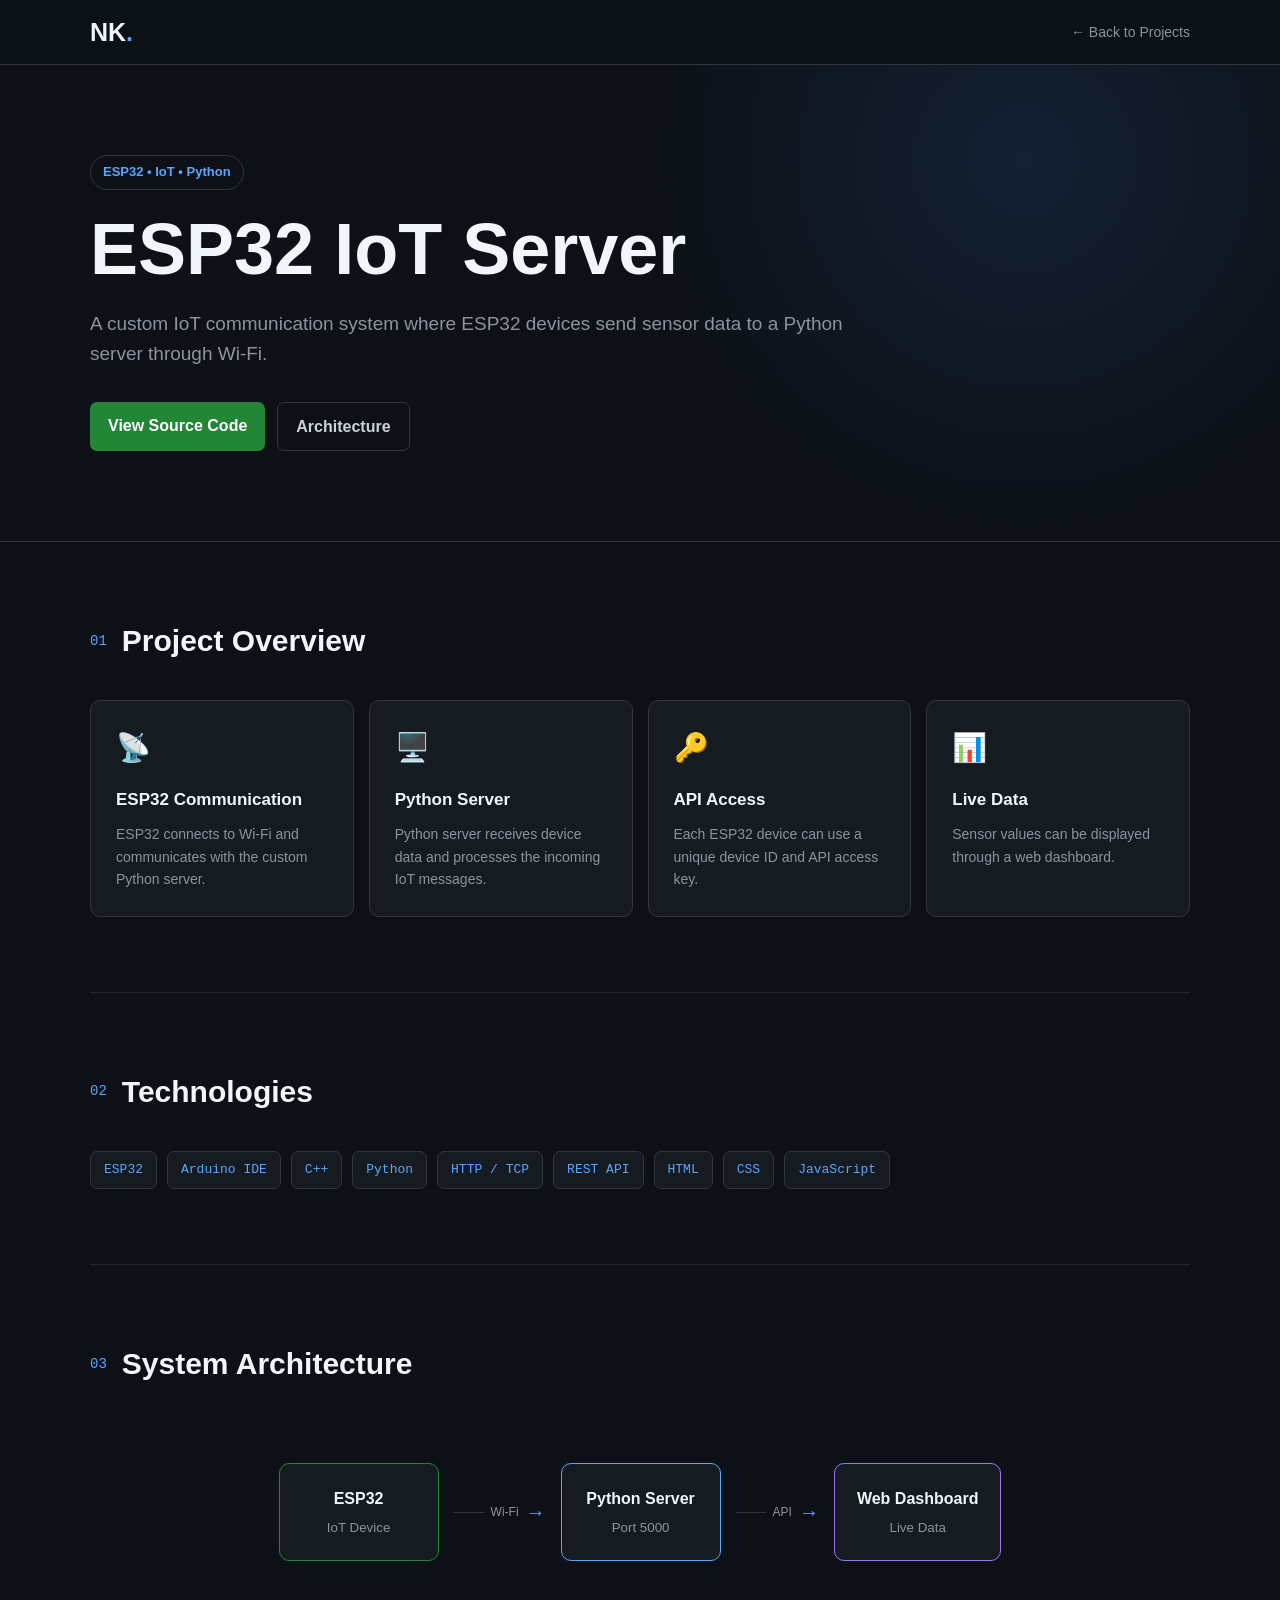
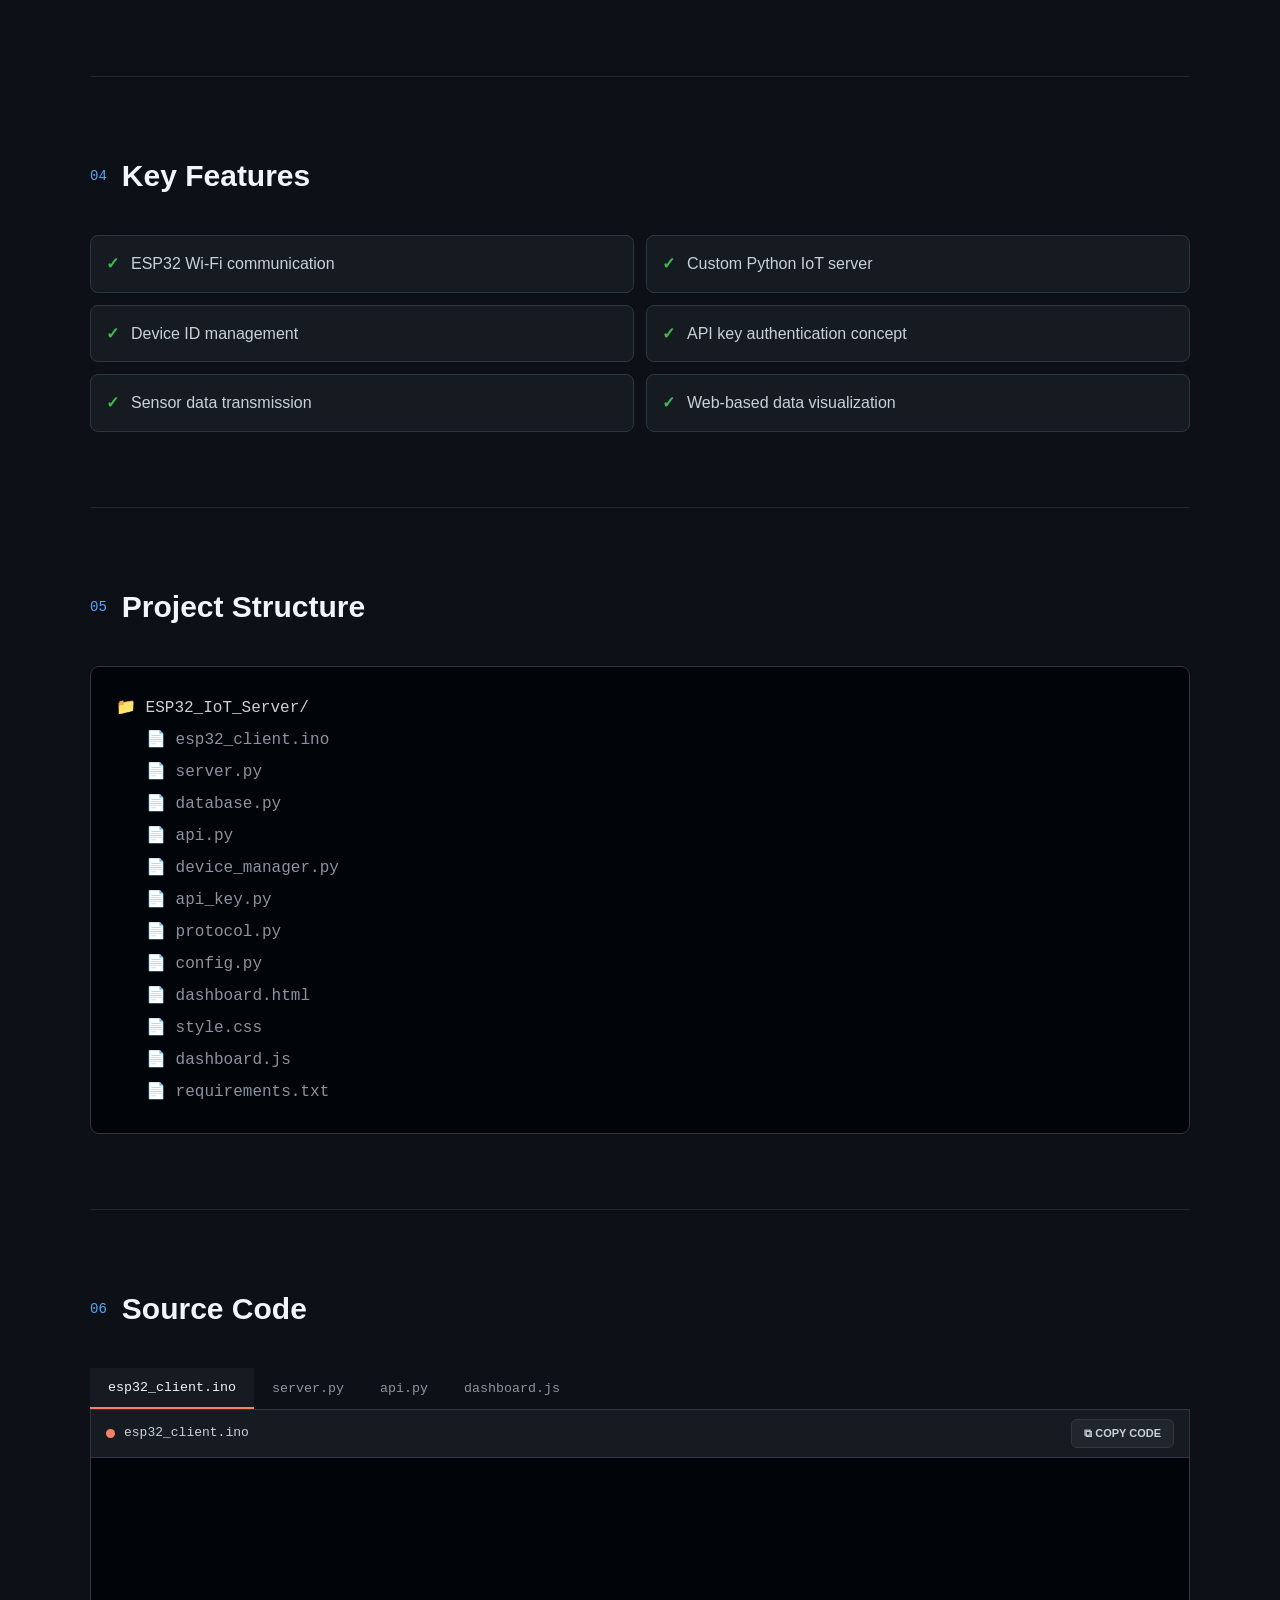
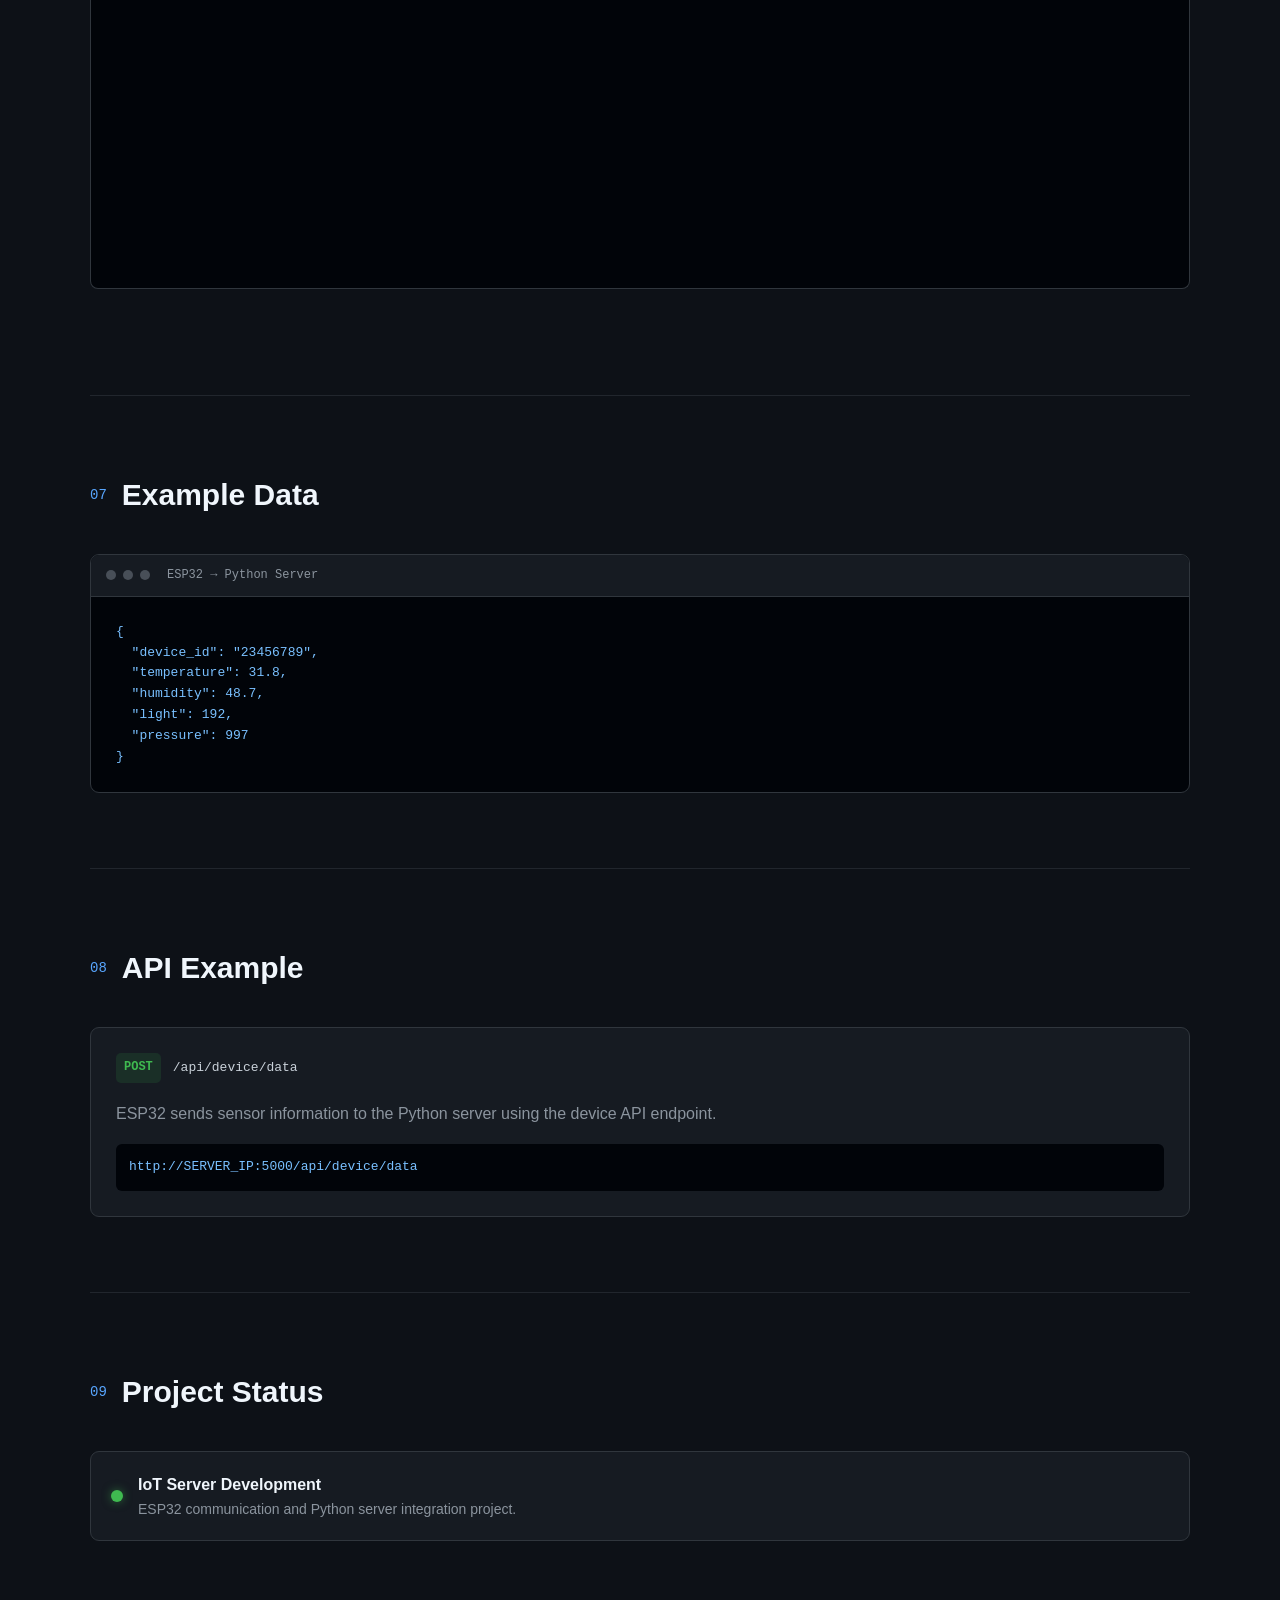
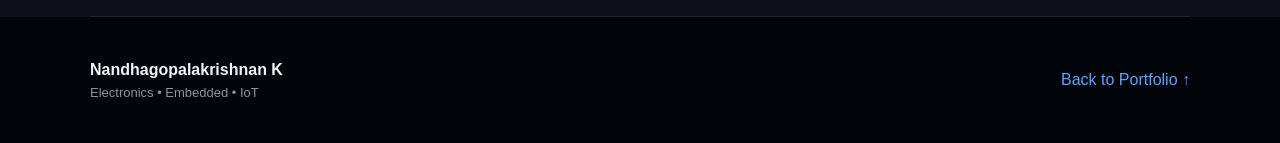
<file: esp32-iot-server.html>
<!DOCTYPE html>
<html lang="en">
<head>
    <meta charset="UTF-8">
    <meta name="viewport" content="width=device-width, initial-scale=1.0">

    <title>ESP32 IoT Server | Nandhagopalakrishnan K</title>

    <link rel="stylesheet" href="esp32-iot-server.css">
</head>

<body>

<!-- ================= HEADER ================= -->

<header class="site-header">
    <div class="header-container">

        <a href="index.html" class="brand">
            NK<span>.</span>
        </a>

        <a href="index.html#projects" class="back-link">
            ← Back to Projects
        </a>

    </div>
</header>


<!-- ================= HERO ================= -->

<section class="project-hero">

    <div class="container">

        <div class="project-badge">
            ESP32 • IoT • Python
        </div>

        <h1>ESP32 IoT Server</h1>

        <p class="project-subtitle">
            A custom IoT communication system where ESP32 devices
            send sensor data to a Python server through Wi-Fi.
        </p>

        <div class="project-actions">
            <a href="#code" class="btn primary">
                View Source Code
            </a>

            <a href="#architecture" class="btn secondary">
                Architecture
            </a>
        </div>

    </div>

</section>


<!-- ================= PROJECT OVERVIEW ================= -->

<main class="container">

    <section class="content-section">

        <div class="section-heading">
            <span>01</span>
            <h2>Project Overview</h2>
        </div>

        <div class="overview-grid">

            <div class="overview-card">
                <div class="card-icon">📡</div>
                <h3>ESP32 Communication</h3>
                <p>
                    ESP32 connects to Wi-Fi and communicates
                    with the custom Python server.
                </p>
            </div>

            <div class="overview-card">
                <div class="card-icon">🖥️</div>
                <h3>Python Server</h3>
                <p>
                    Python server receives device data and
                    processes the incoming IoT messages.
                </p>
            </div>

            <div class="overview-card">
                <div class="card-icon">🔑</div>
                <h3>API Access</h3>
                <p>
                    Each ESP32 device can use a unique device
                    ID and API access key.
                </p>
            </div>

            <div class="overview-card">
                <div class="card-icon">📊</div>
                <h3>Live Data</h3>
                <p>
                    Sensor values can be displayed through
                    a web dashboard.
                </p>
            </div>

        </div>

    </section>


    <!-- ================= TECHNOLOGIES ================= -->

    <section class="content-section">

        <div class="section-heading">
            <span>02</span>
            <h2>Technologies</h2>
        </div>

        <div class="tech-list">

            <span>ESP32</span>
            <span>Arduino IDE</span>
            <span>C++</span>
            <span>Python</span>
            <span>HTTP / TCP</span>
            <span>REST API</span>
            <span>HTML</span>
            <span>CSS</span>
            <span>JavaScript</span>

        </div>

    </section>


    <!-- ================= ARCHITECTURE ================= -->

    <section class="content-section" id="architecture">

        <div class="section-heading">
            <span>03</span>
            <h2>System Architecture</h2>
        </div>

        <div class="architecture">

            <div class="architecture-node esp32">
                <strong>ESP32</strong>
                <small>IoT Device</small>
            </div>

            <div class="connection">
                <div class="line"></div>
                <span>Wi-Fi</span>
                <div class="arrow">→</div>
            </div>

            <div class="architecture-node server">
                <strong>Python Server</strong>
                <small>Port 5000</small>
            </div>

            <div class="connection">
                <div class="line"></div>
                <span>API</span>
                <div class="arrow">→</div>
            </div>

            <div class="architecture-node dashboard">
                <strong>Web Dashboard</strong>
                <small>Live Data</small>
            </div>

        </div>

    </section>


    <!-- ================= FEATURES ================= -->

    <section class="content-section">

        <div class="section-heading">
            <span>04</span>
            <h2>Key Features</h2>
        </div>

        <div class="features">

            <div class="feature">
                <span>✓</span>
                <p>ESP32 Wi-Fi communication</p>
            </div>

            <div class="feature">
                <span>✓</span>
                <p>Custom Python IoT server</p>
            </div>

            <div class="feature">
                <span>✓</span>
                <p>Device ID management</p>
            </div>

            <div class="feature">
                <span>✓</span>
                <p>API key authentication concept</p>
            </div>

            <div class="feature">
                <span>✓</span>
                <p>Sensor data transmission</p>
            </div>

            <div class="feature">
                <span>✓</span>
                <p>Web-based data visualization</p>
            </div>

        </div>

    </section>


    <!-- ================= FILE STRUCTURE ================= -->

    <section class="content-section">

        <div class="section-heading">
            <span>05</span>
            <h2>Project Structure</h2>
        </div>

        <div class="file-tree">

            <div>📁 ESP32_IoT_Server/</div>

            <div class="tree-child">📄 esp32_client.ino</div>
            <div class="tree-child">📄 server.py</div>
            <div class="tree-child">📄 database.py</div>
            <div class="tree-child">📄 api.py</div>
            <div class="tree-child">📄 device_manager.py</div>
            <div class="tree-child">📄 api_key.py</div>
            <div class="tree-child">📄 protocol.py</div>
            <div class="tree-child">📄 config.py</div>
            <div class="tree-child">📄 dashboard.html</div>
            <div class="tree-child">📄 style.css</div>
            <div class="tree-child">📄 dashboard.js</div>
            <div class="tree-child">📄 requirements.txt</div>

        </div>

    </section>


    <!-- ================= CODE ================= -->

    <section class="content-section code-section" id="code">

        <div class="section-heading">
            <span>06</span>
            <h2>Source Code</h2>
        </div>


        <!-- Code Tabs -->

        <div class="code-tabs">

            <button class="code-tab active"
                    data-code="esp32">
                esp32_client.ino
            </button>

            <button class="code-tab"
                    data-code="server">
                server.py
            </button>

            <button class="code-tab"
                    data-code="api">
                api.py
            </button>

            <button class="code-tab"
                    data-code="dashboard">
                dashboard.js
            </button>

        </div>


        <!-- Code Viewer -->

        <div class="code-window">

            <div class="code-header">

                <div class="code-file-name">
                    <span class="file-dot"></span>
                    <span id="currentFile">
                        esp32_client.ino
                    </span>
                </div>

                <button
                    class="copy-button"
                    id="copyButton">
                    <span>⧉</span>
                    COPY CODE
                </button>

            </div>


            <pre class="code-container"><code id="codeDisplay"></code></pre>

        </div>

        <div id="copyMessage" class="copy-message">
            Code copied to clipboard!
        </div>

    </section>


    <!-- ================= ESP32 DATA FORMAT ================= -->

    <section class="content-section">

        <div class="section-heading">
            <span>07</span>
            <h2>Example Data</h2>
        </div>

        <div class="terminal">

            <div class="terminal-header">
                <span></span>
                <span></span>
                <span></span>
                <label>ESP32 → Python Server</label>
            </div>

            <pre>{
  "device_id": "23456789",
  "temperature": 31.8,
  "humidity": 48.7,
  "light": 192,
  "pressure": 997
}</pre>

        </div>

    </section>


    <!-- ================= API ================= -->

    <section class="content-section">

        <div class="section-heading">
            <span>08</span>
            <h2>API Example</h2>
        </div>

        <div class="api-card">

            <div class="api-method">
                <span class="method">POST</span>
                <span>/api/device/data</span>
            </div>

            <p>
                ESP32 sends sensor information to the Python server
                using the device API endpoint.
            </p>

            <div class="api-url">
                http://SERVER_IP:5000/api/device/data
            </div>

        </div>

    </section>


    <!-- ================= PROJECT STATUS ================= -->

    <section class="content-section">

        <div class="section-heading">
            <span>09</span>
            <h2>Project Status</h2>
        </div>

        <div class="status-card">

            <div class="status-indicator"></div>

            <div>
                <strong>IoT Server Development</strong>
                <p>
                    ESP32 communication and Python server
                    integration project.
                </p>
            </div>

        </div>

    </section>

</main>


<footer>

    <div class="container footer-content">

        <div>
            <strong>Nandhagopalakrishnan K</strong>
            <p>Electronics • Embedded • IoT</p>
        </div>

        <a href="index.html">
            Back to Portfolio ↑
        </a>

    </div>

</footer>


<script src="esp32-iot-server.js"></script>

</body>
</html>
</file>
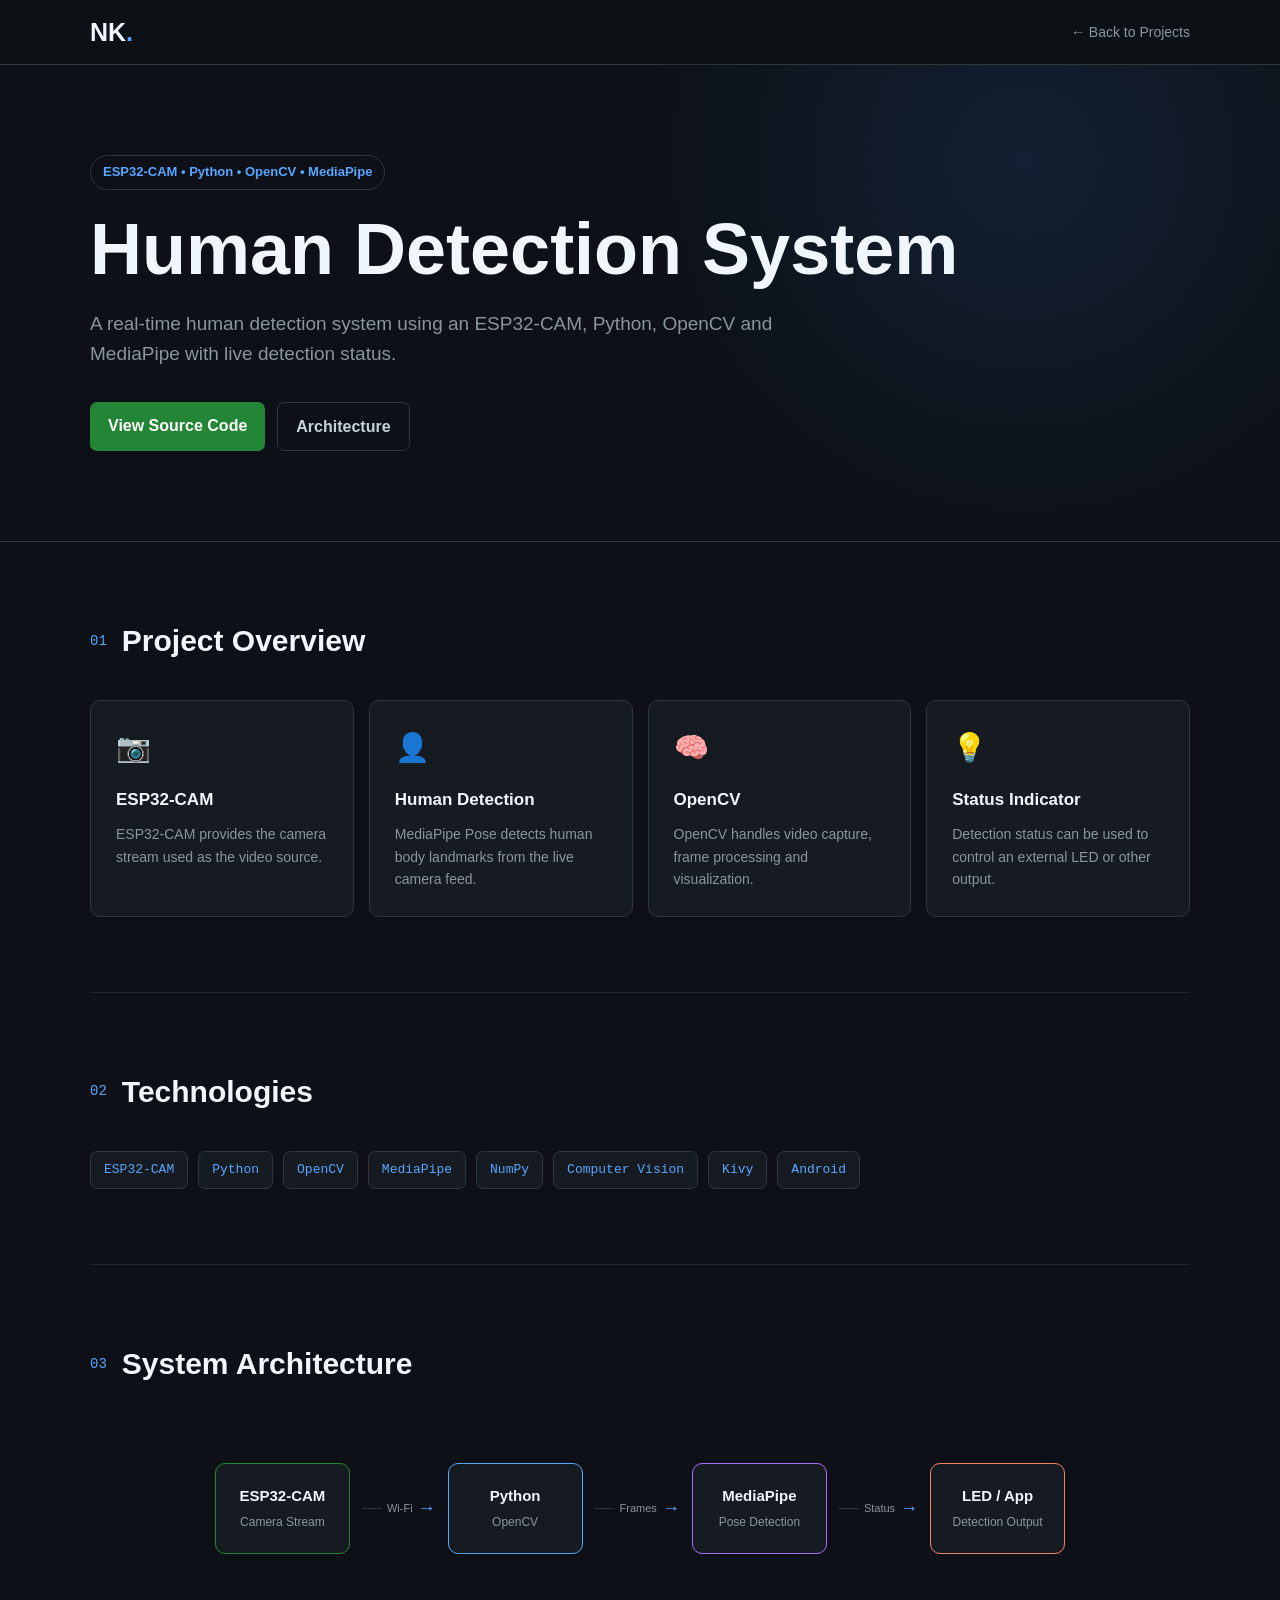
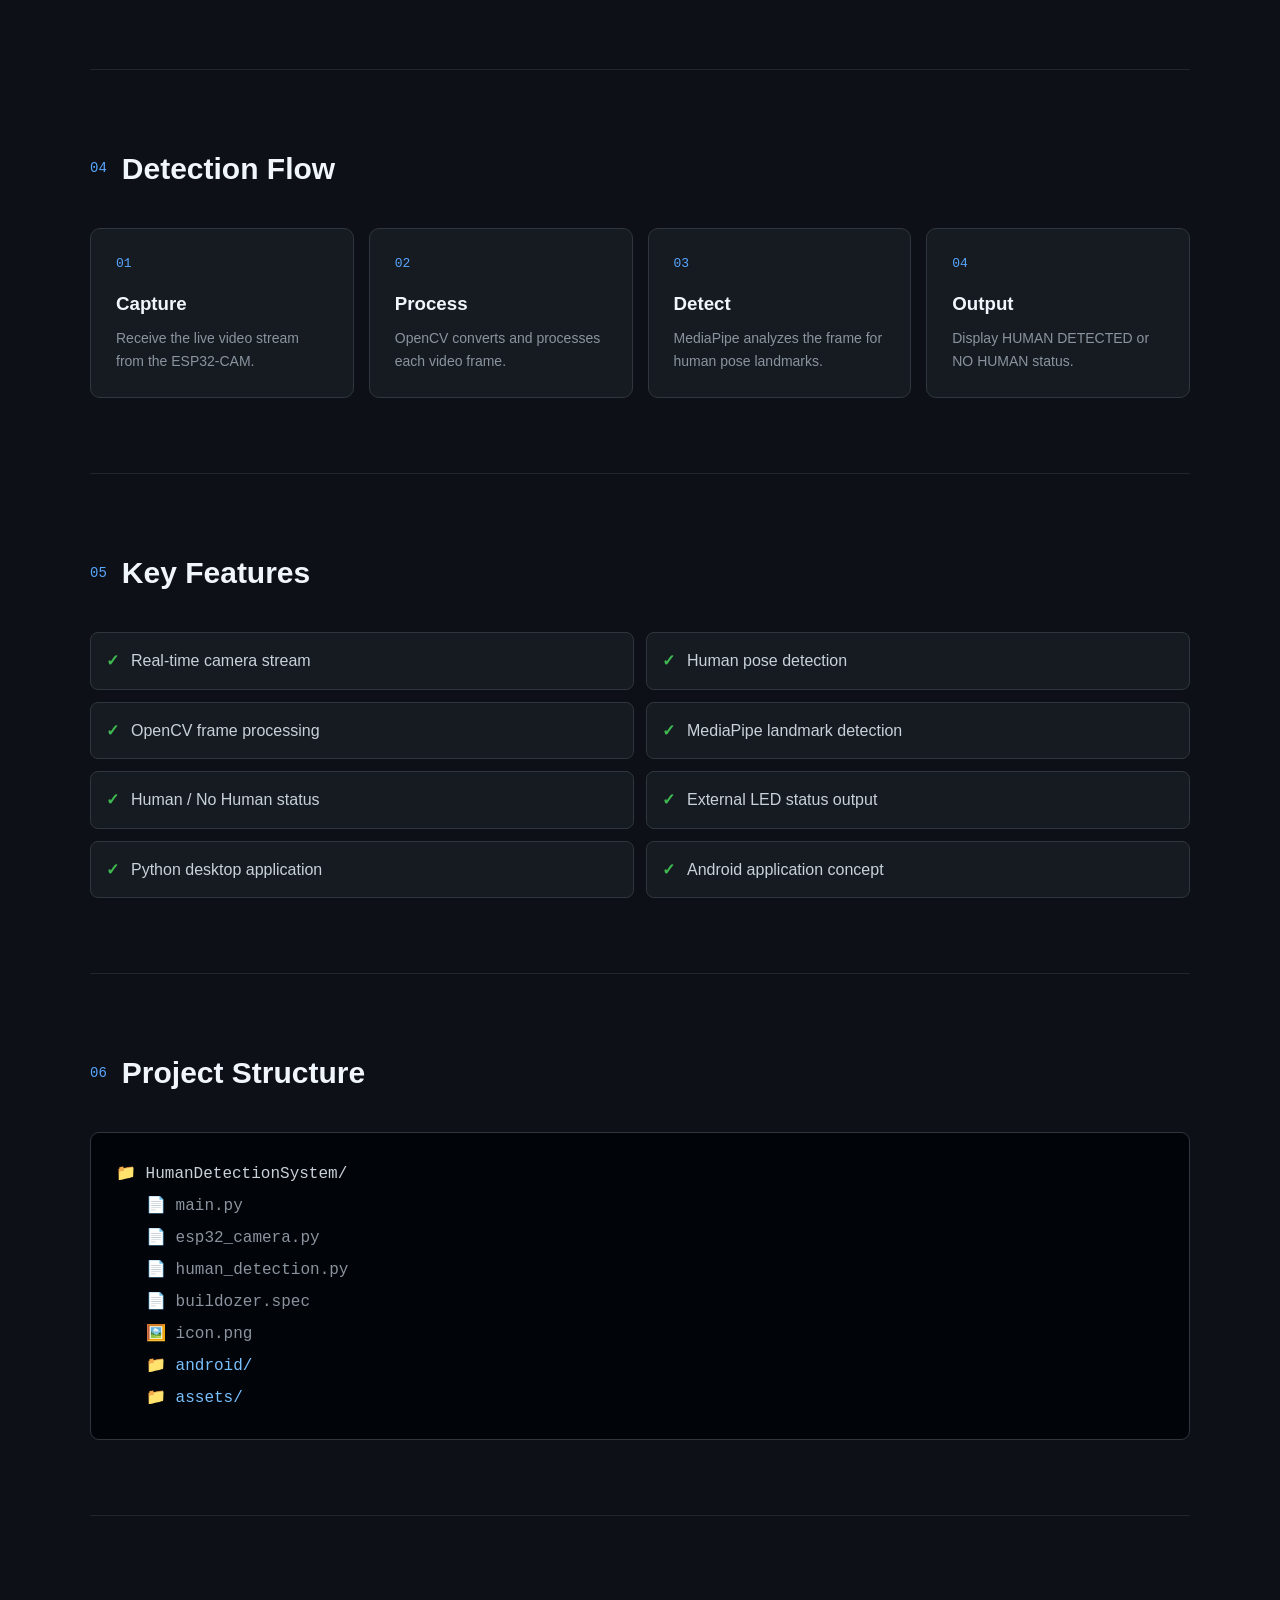
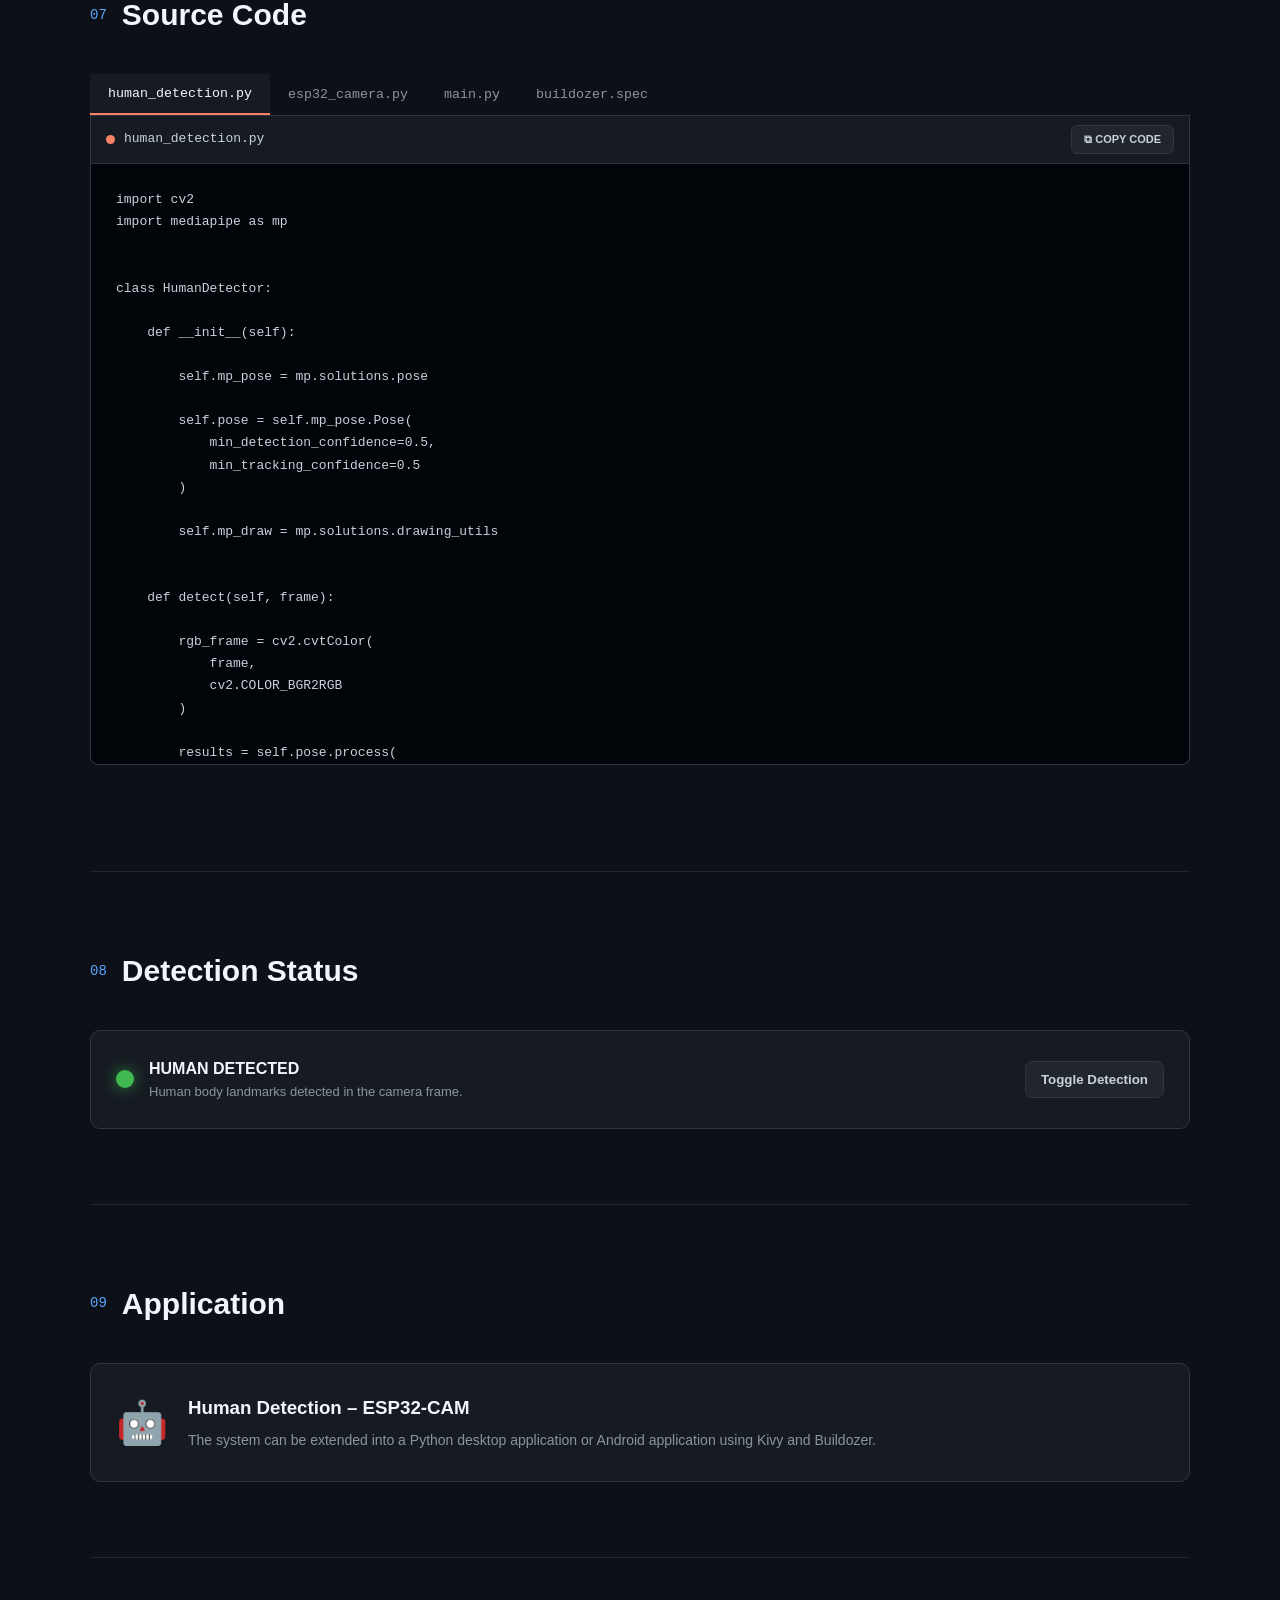
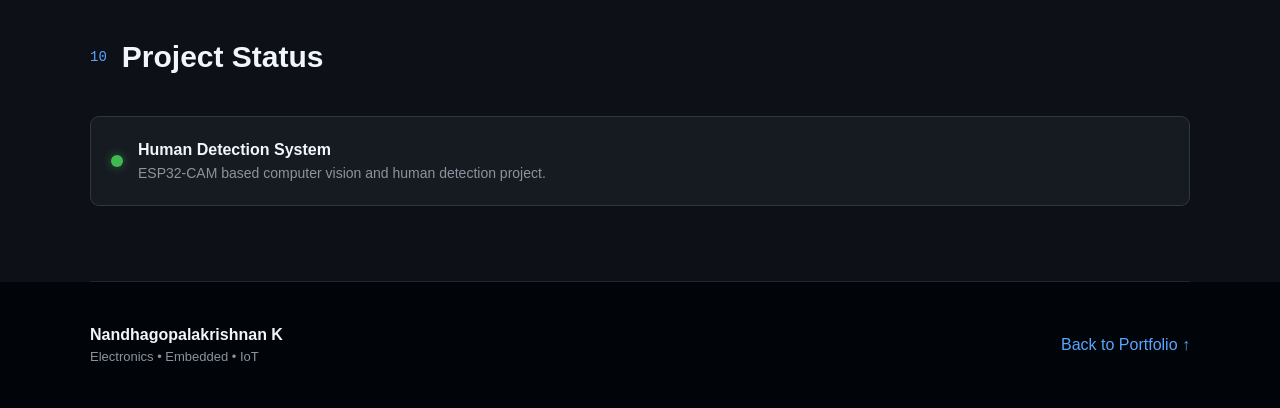
<file: Human-Detection-System.html>
<!DOCTYPE html>
<html lang="en">
<head>
    <meta charset="UTF-8">
    <meta name="viewport" content="width=device-width, initial-scale=1.0">

    <title>Human Detection System | Nandhagopalakrishnan K</title>

    <link rel="stylesheet" href="Human-Detection-System.css">
</head>

<body>

<!-- ================= HEADER ================= -->

<header class="site-header">

    <div class="header-container">

        <a href="index.html" class="brand">
            NK<span>.</span>
        </a>

        <a href="index.html#projects" class="back-link">
            ← Back to Projects
        </a>

    </div>

</header>


<!-- ================= HERO ================= -->

<section class="project-hero">

    <div class="container">

        <div class="project-badge">
            ESP32-CAM • Python • OpenCV • MediaPipe
        </div>

        <h1>Human Detection System</h1>

        <p class="project-subtitle">
            A real-time human detection system using an ESP32-CAM,
            Python, OpenCV and MediaPipe with live detection status.
        </p>

        <div class="project-actions">

            <a href="#code" class="btn primary">
                View Source Code
            </a>

            <a href="#architecture" class="btn secondary">
                Architecture
            </a>

        </div>

    </div>

</section>


<!-- ================= MAIN ================= -->

<main class="container">


    <!-- ================= OVERVIEW ================= -->

    <section class="content-section">

        <div class="section-heading">
            <span>01</span>
            <h2>Project Overview</h2>
        </div>

        <div class="overview-grid">

            <div class="overview-card">

                <div class="card-icon">📷</div>

                <h3>ESP32-CAM</h3>

                <p>
                    ESP32-CAM provides the camera stream
                    used as the video source.
                </p>

            </div>


            <div class="overview-card">

                <div class="card-icon">👤</div>

                <h3>Human Detection</h3>

                <p>
                    MediaPipe Pose detects human body
                    landmarks from the live camera feed.
                </p>

            </div>


            <div class="overview-card">

                <div class="card-icon">🧠</div>

                <h3>OpenCV</h3>

                <p>
                    OpenCV handles video capture,
                    frame processing and visualization.
                </p>

            </div>


            <div class="overview-card">

                <div class="card-icon">💡</div>

                <h3>Status Indicator</h3>

                <p>
                    Detection status can be used to control
                    an external LED or other output.
                </p>

            </div>

        </div>

    </section>


    <!-- ================= TECHNOLOGIES ================= -->

    <section class="content-section">

        <div class="section-heading">
            <span>02</span>
            <h2>Technologies</h2>
        </div>

        <div class="tech-list">

            <span>ESP32-CAM</span>
            <span>Python</span>
            <span>OpenCV</span>
            <span>MediaPipe</span>
            <span>NumPy</span>
            <span>Computer Vision</span>
            <span>Kivy</span>
            <span>Android</span>

        </div>

    </section>


    <!-- ================= ARCHITECTURE ================= -->

    <section class="content-section" id="architecture">

        <div class="section-heading">
            <span>03</span>
            <h2>System Architecture</h2>
        </div>

        <div class="architecture">

            <div class="architecture-node camera">

                <strong>ESP32-CAM</strong>

                <small>
                    Camera Stream
                </small>

            </div>


            <div class="connection">

                <div class="line"></div>

                <span>Wi-Fi</span>

                <div class="arrow">
                    →
                </div>

            </div>


            <div class="architecture-node python">

                <strong>Python</strong>

                <small>
                    OpenCV
                </small>

            </div>


            <div class="connection">

                <div class="line"></div>

                <span>Frames</span>

                <div class="arrow">
                    →
                </div>

            </div>


            <div class="architecture-node ai">

                <strong>MediaPipe</strong>

                <small>
                    Pose Detection
                </small>

            </div>


            <div class="connection">

                <div class="line"></div>

                <span>Status</span>

                <div class="arrow">
                    →
                </div>

            </div>


            <div class="architecture-node output">

                <strong>LED / App</strong>

                <small>
                    Detection Output
                </small>

            </div>

        </div>

    </section>


    <!-- ================= DETECTION FLOW ================= -->

    <section class="content-section">

        <div class="section-heading">
            <span>04</span>
            <h2>Detection Flow</h2>
        </div>


        <div class="flow-grid">

            <div class="flow-card">

                <div class="flow-number">
                    01
                </div>

                <h3>Capture</h3>

                <p>
                    Receive the live video stream
                    from the ESP32-CAM.
                </p>

            </div>


            <div class="flow-card">

                <div class="flow-number">
                    02
                </div>

                <h3>Process</h3>

                <p>
                    OpenCV converts and processes
                    each video frame.
                </p>

            </div>


            <div class="flow-card">

                <div class="flow-number">
                    03
                </div>

                <h3>Detect</h3>

                <p>
                    MediaPipe analyzes the frame
                    for human pose landmarks.
                </p>

            </div>


            <div class="flow-card">

                <div class="flow-number">
                    04
                </div>

                <h3>Output</h3>

                <p>
                    Display HUMAN DETECTED or
                    NO HUMAN status.
                </p>

            </div>

        </div>

    </section>


    <!-- ================= FEATURES ================= -->

    <section class="content-section">

        <div class="section-heading">
            <span>05</span>
            <h2>Key Features</h2>
        </div>


        <div class="features">

            <div class="feature">
                <span>✓</span>
                <p>Real-time camera stream</p>
            </div>

            <div class="feature">
                <span>✓</span>
                <p>Human pose detection</p>
            </div>

            <div class="feature">
                <span>✓</span>
                <p>OpenCV frame processing</p>
            </div>

            <div class="feature">
                <span>✓</span>
                <p>MediaPipe landmark detection</p>
            </div>

            <div class="feature">
                <span>✓</span>
                <p>Human / No Human status</p>
            </div>

            <div class="feature">
                <span>✓</span>
                <p>External LED status output</p>
            </div>

            <div class="feature">
                <span>✓</span>
                <p>Python desktop application</p>
            </div>

            <div class="feature">
                <span>✓</span>
                <p>Android application concept</p>
            </div>

        </div>

    </section>


    <!-- ================= PROJECT STRUCTURE ================= -->

    <section class="content-section">

        <div class="section-heading">
            <span>06</span>
            <h2>Project Structure</h2>
        </div>


        <div class="file-tree">

            <div>
                📁 HumanDetectionSystem/
            </div>

            <div class="tree-child">
                📄 main.py
            </div>

            <div class="tree-child">
                📄 esp32_camera.py
            </div>

            <div class="tree-child">
                📄 human_detection.py
            </div>

            <div class="tree-child">
                📄 buildozer.spec
            </div>

            <div class="tree-child">
                🖼️ icon.png
            </div>

            <div class="tree-child folder">
                📁 android/
            </div>

            <div class="tree-child folder">
                📁 assets/
            </div>

        </div>

    </section>


    <!-- ================= CODE ================= -->

    <section class="content-section code-section" id="code">

        <div class="section-heading">
            <span>07</span>
            <h2>Source Code</h2>
        </div>


        <div class="code-tabs">

            <button
                class="code-tab active"
                data-code="detection">

                human_detection.py

            </button>


            <button
                class="code-tab"
                data-code="camera">

                esp32_camera.py

            </button>


            <button
                class="code-tab"
                data-code="main">

                main.py

            </button>


            <button
                class="code-tab"
                data-code="buildozer">

                buildozer.spec

            </button>

        </div>


        <div class="code-window">

            <div class="code-header">

                <div class="code-file-name">

                    <span class="file-dot"></span>

                    <span id="currentFile">
                        human_detection.py
                    </span>

                </div>


                <button
                    class="copy-button"
                    id="copyButton">

                    <span>⧉</span>

                    COPY CODE

                </button>

            </div>


            <pre class="code-container"><code id="codeDisplay"></code></pre>

        </div>


        <div
            id="copyMessage"
            class="copy-message">

            Code copied to clipboard!

        </div>

    </section>


    <!-- ================= STATUS ================= -->

    <section class="content-section">

        <div class="section-heading">

            <span>08</span>

            <h2>Detection Status</h2>

        </div>


        <div class="detection-demo">

            <div class="demo-status">

                <div
                    id="statusLight"
                    class="status-light">
                </div>


                <div>

                    <strong id="statusText">
                        HUMAN DETECTED
                    </strong>

                    <p id="statusDescription">
                        Human body landmarks detected
                        in the camera frame.
                    </p>

                </div>

            </div>


            <button
                id="toggleDetection"
                class="demo-button">

                Toggle Detection

            </button>

        </div>

    </section>


    <!-- ================= APPLICATION ================= -->

    <section class="content-section">

        <div class="section-heading">

            <span>09</span>

            <h2>Application</h2>

        </div>


        <div class="application-card">

            <div class="application-icon">
                🤖
            </div>

            <div>

                <h3>
                    Human Detection – ESP32-CAM
                </h3>

                <p>
                    The system can be extended into a
                    Python desktop application or Android
                    application using Kivy and Buildozer.
                </p>

            </div>

        </div>

    </section>


    <!-- ================= PROJECT STATUS ================= -->

    <section class="content-section">

        <div class="section-heading">

            <span>10</span>

            <h2>Project Status</h2>

        </div>


        <div class="status-card">

            <div class="status-indicator"></div>

            <div>

                <strong>
                    Human Detection System
                </strong>

                <p>
                    ESP32-CAM based computer vision
                    and human detection project.
                </p>

            </div>

        </div>

    </section>

</main>


<!-- ================= FOOTER ================= -->

<footer>

    <div class="container footer-content">

        <div>

            <strong>
                Nandhagopalakrishnan K
            </strong>

            <p>
                Electronics • Embedded • IoT
            </p>

        </div>


        <a href="index.html">
            Back to Portfolio ↑
        </a>

    </div>

</footer>


<script src="Human-Detection-System.js"></script>

</body>
</html>
</file>
<file: style.css>
* {
    margin: 0;
    padding: 0;
    box-sizing: border-box;
}

html {
    scroll-behavior: smooth;
}

body {
    font-family: Arial, Helvetica, sans-serif;
    background: #080b10;
    color: #f5f7fa;
    line-height: 1.6;
}

a {
    color: inherit;
    text-decoration: none;
}

.container {
    width: 90%;
    max-width: 1150px;
    margin: auto;
}

/* NAVIGATION */

header {
    position: fixed;
    top: 0;
    width: 100%;
    z-index: 1000;
    background: rgba(8,11,16,0.92);
    backdrop-filter: blur(12px);
    border-bottom: 1px solid #202731;
}

nav {
    height: 72px;
    display: flex;
    justify-content: space-between;
    align-items: center;
}

.logo {
    font-size: 25px;
    font-weight: bold;
}

.logo span {
    color: #4f9cff;
}

.nav-links {
    display: flex;
    gap: 28px;
    list-style: none;
}

.nav-links a {
    color: #9ba5b1;
    font-size: 14px;
    transition: 0.3s;
}

.nav-links a:hover,
.nav-links a.active {
    color: #4f9cff;
}

.menu {
    display: none;
    border: none;
    background: none;
    color: white;
    font-size: 28px;
    cursor: pointer;
}

/* HERO */

.hero {
    min-height: 100vh;
    display: flex;
    align-items: center;
    padding-top: 80px;
    background:
        radial-gradient(
            circle at 80% 30%,
            rgba(79,156,255,0.15),
            transparent 35%
        );
}

.hero-grid {
    display: grid;
    grid-template-columns: 1.4fr 0.8fr;
    gap: 70px;
    align-items: center;
}

.small-title {
    color: #4f9cff;
    font-size: 13px;
    font-weight: bold;
    letter-spacing: 3px;
    margin-bottom: 20px;
}

h1 {
    font-size: clamp(42px, 6vw, 72px);
    line-height: 1.05;
    letter-spacing: -3px;
}

h1 span {
    color: #4f9cff;
}

.hero h2 {
    margin-top: 25px;
    font-size: 22px;
    font-weight: normal;
    color: #dce2e9;
}

.hero p {
    max-width: 650px;
    margin-top: 20px;
    color: #9ba5b1;
    font-size: 17px;
}

.buttons {
    display: flex;
    gap: 15px;
    margin-top: 35px;
}

.btn {
    padding: 13px 22px;
    border-radius: 7px;
    font-weight: bold;
    font-size: 14px;
    transition: 0.3s;
}

.primary {
    background: #4f9cff;
    color: #06101c;
}

.primary:hover {
    transform: translateY(-3px);
}

.secondary {
    border: 1px solid #303945;
}

.secondary:hover {
    border-color: #4f9cff;
    color: #4f9cff;
}

/* PROFILE CARD */

.profile-card {
    padding: 45px 25px;
    text-align: center;
    background: #10151c;
    border: 1px solid #252d37;
    border-radius: 20px;
}

.profile {
    width: 150px;
    height: 150px;
    margin: auto;

    display: flex;
    justify-content: center;
    align-items: center;

    border-radius: 50%;
    border: 1px solid #4f9cff;

    color: #4f9cff;
    font-size: 45px;
    font-weight: bold;

    background: rgba(79,156,255,0.08);
}

.profile-img {
    width: 170px;
    height: 170px;
    object-fit: cover;
    border-radius: 50%;
    border: 3px solid #58a6ff;

    box-shadow: 0 0 20px rgba(88, 166, 255, 0.22);

    transition: transform 0.3sease, box-shadow 0.3sease;
}

.profile-img:hover{
    transform: scale(1.04);
}

.available {
    margin-top: 22px;
    color: #9ba5b1;
    font-size: 13px;
}

.available::before {
    content: "●";
    color: #38d47a;
    margin-right: 7px;
}

.profile-info {
    display: grid;
    grid-template-columns: repeat(3,1fr);
    margin-top: 30px;
    padding-top: 25px;
    border-top: 1px solid #252d37;
}

.profile-info strong {
    display: block;
    font-size: 13px;
}

.profile-info small {
    color: #8d98a5;
}

/* SECTIONS */

section {
    padding: 110px 0;
}

.section-title {
    margin-bottom: 55px;
}

.section-title p {
    color: #4f9cff;
    font-size: 12px;
    font-weight: bold;
    letter-spacing: 3px;
}

.section-title h2 {
    margin-top: 10px;
    font-size: 45px;
    line-height: 1.1;
}

/* ABOUT */

.about {
    display: grid;
    grid-template-columns: 1.1fr 1fr;
    gap: 70px;
}

.about .large {
    color: white;
    font-size: 22px;
    margin-bottom: 20px;
}

.about p {
    color: #9ba5b1;
    margin-bottom: 18px;
}

.about-boxes {
    display: grid;
    gap: 15px;
}

.about-box {
    padding: 25px;
    background: #10151c;
    border: 1px solid #252d37;
    border-radius: 12px;
}

.about-box h3 {
    margin: 7px 0;
}

.about-box p {
    margin: 0;
    font-size: 14px;
}

/* SKILLS */

.dark-section {
    background: #06090d;
}

.skills {
    display: grid;
    grid-template-columns: repeat(3,1fr);
    gap: 18px;
}

.skill {
    padding: 30px;
    background: #10151c;
    border: 1px solid #252d37;
    border-radius: 12px;
    transition: 0.3s;
}

.skill:hover {
    transform: translateY(-5px);
    border-color: #4f9cff;
}

.icon {
    width: 50px;
    height: 50px;

    display: flex;
    align-items: center;
    justify-content: center;

    background: rgba(79,156,255,0.1);
    color: #4f9cff;

    border-radius: 10px;

    font-size: 11px;
    font-weight: bold;

    margin-bottom: 20px;
}

.skill p {
    color: #9ba5b1;
    font-size: 14px;
    margin-top: 8px;
}

/* PROJECTS */

.projects {
    display: grid;
    grid-template-columns: repeat(2,1fr);
    gap: 20px;
}

.project {
    padding: 35px;
    background: #10151c;
    border: 1px solid #252d37;
    border-radius: 14px;
    transition: 0.3s;
}

.project:hover {
    transform: translateY(-5px);
    border-color: #4f9cff;
}

.number {
    color: #4f9cff;
    font-weight: bold;
    font-size: 13px;
}

.project h3 {
    margin: 15px 0;
    font-size: 23px;
}

.project p {
    color: #9ba5b1;
    font-size: 14px;
}

.tags {
    display: flex;
    flex-wrap: wrap;
    gap: 8px;
    margin-top: 22px;
}

.tags span {
    border: 1px solid #303945;
    padding: 5px 9px;
    border-radius: 5px;
    color: #9ba5b1;
    font-size: 11px;
}

/* EXPERIENCE */

.experience {
    background: #f5f7fa;
    color: #15191f;
}

.experience .section-title h2 {
    color: #15191f;
}

.timeline {
    max-width: 800px;
    border-left: 1px solid #ccd2d9;
}

.timeline-item {
    position: relative;
    padding: 0 0 55px 40px;
}

.dot {
    position: absolute;
    width: 12px;
    height: 12px;
    left: -6px;
    top: 5px;
    border-radius: 50%;
    background: #4f9cff;
}

.date {
    color: #68737f;
    font-size: 13px;
}

.timeline h3 {
    margin-top: 8px;
    font-size: 21px;
}

.timeline h4 {
    color: #347bcf;
    font-size: 14px;
}

.timeline p {
    margin-top: 12px;
    color: #68737f;
}

/* CONTACT */

.contact {
    text-align: center;
}

.contact .section-title h2 {
    max-width: 700px;
    margin: auto;
}

.contact-text {
    color: #9ba5b1;
    margin-top: 20px;
}

.contact-links {
    display: flex;
    justify-content: center;
    gap: 12px;
    flex-wrap: wrap;
    margin-top: 30px;
}

.contact-links a {
    padding: 11px 20px;
    border: 1px solid #303945;
    border-radius: 7px;
    font-size: 14px;
}

.contact-links a:hover {
    color: #4f9cff;
    border-color: #4f9cff;
}

/* FOOTER */

footer {
    padding: 25px 0;
    border-top: 1px solid #252d37;
    color: #8d98a5;
    font-size: 12px;
}

.footer-content {
    display: flex;
    justify-content: space-between;
}

/* MOBILE */

@media(max-width:850px) {

    .menu {
        display: block;
    }

    .nav-links {
        display: none;
        position: absolute;
        top: 72px;
        left: 0;
        width: 100%;
        flex-direction: column;
        padding: 25px;
        background: #080b10;
        border-bottom: 1px solid #252d37;
    }

    .nav-links.show {
        display: flex;
    }

    .hero-grid,
    .about {
        grid-template-columns: 1fr;
    }

    .profile-card {
        max-width: 450px;
        margin: auto;
    }

    .skills {
        grid-template-columns: repeat(2,1fr);
    }
}

@media(max-width:768px) {

    .skills,
    .projects {
        grid-template-columns: 1fr;
    }

    .hero h1 {
        font-size: 44px;
    }

    .profile-img{
        width: 140px;
        height: 140px;
    }

    .hero-content {
        flex-direction: column;
        gap: 25px;
        text-align: center;
    }

    .buttons {
        flex-direction: column;
    }

    .btn {
        text-align: center;
    }

    section {
        padding: 80px 0;
    }

    .section-title h2 {
        font-size: 36px;
    }

    .footer-content {
        flex-direction: column;
        gap: 10px;
        text-align: center;
    }
}
</file>
<file: Embedded-Test-System.css>
* {
    box-sizing: border-box;
    margin: 0;
    padding: 0;
}

html {
    scroll-behavior: smooth;
}

body {
    background: #0d1117;
    color: #c9d1d9;
    font-family:
        -apple-system,
        BlinkMacSystemFont,
        "Segoe UI",
        Roboto,
        Arial,
        sans-serif;
    line-height: 1.6;
}

.container {
    width: min(1100px, calc(100% - 40px));
    margin: auto;
}


/* HEADER */

.site-header {
    position: sticky;
    top: 0;
    z-index: 100;

    background: rgba(13, 17, 23, 0.95);

    backdrop-filter: blur(12px);

    border-bottom: 1px solid #30363d;
}

.header-container {
    width: min(1100px, calc(100% - 40px));
    min-height: 64px;
    margin: auto;

    display: flex;
    align-items: center;
    justify-content: space-between;
}

.brand {
    color: #f0f6fc;
    text-decoration: none;
    font-size: 25px;
    font-weight: 800;
}

.brand span {
    color: #58a6ff;
}

.back-link {
    color: #8b949e;
    text-decoration: none;
    font-size: 14px;
}

.back-link:hover {
    color: #58a6ff;
}


/* HERO */

.project-hero {
    padding: 90px 0;

    border-bottom: 1px solid #30363d;

    background:
        radial-gradient(
            circle at 80% 20%,
            rgba(56, 139, 253, 0.12),
            transparent 35%
        );
}

.project-badge {
    display: inline-block;

    padding: 6px 12px;

    border: 1px solid #30363d;
    border-radius: 20px;

    color: #58a6ff;

    font-size: 12px;
    font-weight: 700;

    margin-bottom: 20px;
}

.project-hero h1 {
    color: #f0f6fc;

    font-size: clamp(40px, 7vw, 72px);

    line-height: 1.1;

    margin-bottom: 20px;
}

.project-subtitle {
    max-width: 780px;

    color: #8b949e;

    font-size: 19px;
}

.project-actions {
    display: flex;
    gap: 12px;

    margin-top: 32px;
}

.btn {
    display: inline-block;

    padding: 11px 18px;

    border-radius: 7px;

    text-decoration: none;

    font-weight: 600;
}

.primary {
    color: white;
    background: #238636;
}

.primary:hover {
    background: #2ea043;
}

.secondary {
    color: #c9d1d9;

    border: 1px solid #30363d;
}

.secondary:hover {
    color: #58a6ff;
    border-color: #58a6ff;
}


/* SECTION */

.content-section {
    padding: 75px 0;

    border-bottom: 1px solid #21262d;
}

.section-heading {
    display: flex;
    align-items: center;
    gap: 15px;

    margin-bottom: 35px;
}

.section-heading span {
    color: #58a6ff;
    font-family: monospace;
    font-size: 14px;
}

.section-heading h2 {
    color: #f0f6fc;
    font-size: 30px;
}


/* OVERVIEW */

.overview-grid {
    display: grid;
    grid-template-columns: repeat(4, 1fr);
    gap: 15px;
}

.overview-card {
    padding: 25px;

    background: #161b22;

    border: 1px solid #30363d;

    border-radius: 10px;

    transition: 0.2s;
}

.overview-card:hover {
    border-color: #58a6ff;
    transform: translateY(-3px);
}

.card-icon {
    font-size: 28px;
    margin-bottom: 15px;
}

.overview-card h3 {
    color: #f0f6fc;

    font-size: 17px;

    margin-bottom: 10px;
}

.overview-card p {
    color: #8b949e;

    font-size: 14px;
}


/* TECHNOLOGY */

.tech-list {
    display: flex;
    flex-wrap: wrap;
    gap: 10px;
}

.tech-list span {
    padding: 8px 13px;

    background: #161b22;

    border: 1px solid #30363d;

    border-radius: 7px;

    color: #58a6ff;

    font-family: monospace;

    font-size: 13px;
}


/* ARCHITECTURE */

.architecture {
    display: flex;
    align-items: center;
    justify-content: center;

    gap: 12px;

    padding: 40px 10px;

    overflow-x: auto;
}

.architecture-node {
    min-width: 140px;

    padding: 20px 12px;

    text-align: center;

    background: #161b22;

    border: 1px solid #30363d;

    border-radius: 10px;
}

.architecture-node strong {
    display: block;

    color: #f0f6fc;
}

.architecture-node small {
    display: block;

    margin-top: 5px;

    color: #8b949e;

    font-size: 12px;
}

.connection {
    display: flex;
    flex-direction: column;
    align-items: center;

    gap: 3px;

    color: #8b949e;

    font-size: 10px;
}

.connection b {
    color: #58a6ff;

    font-size: 18px;
}


/* PARAMETER TABLE */

.parameter-table {
    overflow: hidden;

    border: 1px solid #30363d;

    border-radius: 9px;
}

.table-header,
.table-row {
    display: grid;

    grid-template-columns:
        1fr 1fr 1fr;

    padding: 15px 20px;

    border-bottom: 1px solid #21262d;
}

.table-header {
    color: #f0f6fc;

    background: #161b22;

    font-weight: 700;
}

.table-row:last-child {
    border-bottom: none;
}

.table-row:hover {
    background: #161b22;
}

.pass {
    color: #3fb950;

    font-weight: 700;
}


/* FLOW */

.flow-grid {
    display: grid;

    grid-template-columns:
        repeat(4, 1fr);

    gap: 15px;
}

.flow-card {
    padding: 25px;

    background: #161b22;

    border: 1px solid #30363d;

    border-radius: 10px;
}

.flow-number {
    color: #58a6ff;

    font-family: monospace;

    margin-bottom: 15px;
}

.flow-card h3 {
    color: #f0f6fc;

    margin-bottom: 8px;
}

.flow-card p {
    color: #8b949e;

    font-size: 14px;
}


/* FEATURES */

.features {
    display: grid;

    grid-template-columns:
        repeat(2, 1fr);

    gap: 12px;
}

.feature {
    display: flex;

    align-items: center;

    gap: 12px;

    padding: 15px;

    background: #161b22;

    border: 1px solid #30363d;

    border-radius: 8px;
}

.feature span {
    color: #3fb950;

    font-weight: bold;
}


/* FILE TREE */

.file-tree {
    padding: 25px;

    background: #010409;

    border: 1px solid #30363d;

    border-radius: 9px;

    font-family:
        "SFMono-Regular",
        Consolas,
        monospace;

    line-height: 2;
}

.tree-child {
    padding-left: 30px;

    color: #8b949e;
}


/* CODE */

.code-tabs {
    display: flex;

    overflow-x: auto;

    border-bottom: 1px solid #30363d;
}

.code-tab {
    padding: 12px 18px;

    border: none;

    background: transparent;

    color: #8b949e;

    cursor: pointer;

    font-family: monospace;

    white-space: nowrap;
}

.code-tab:hover {
    color: #f0f6fc;
}

.code-tab.active {
    color: #f0f6fc;

    background: #161b22;

    border-bottom: 2px solid #f78166;
}

.code-window {
    overflow: hidden;

    background: #010409;

    border: 1px solid #30363d;

    border-top: none;

    border-radius: 0 0 8px 8px;
}

.code-header {
    height: 48px;

    padding: 0 15px;

    display: flex;

    align-items: center;

    justify-content: space-between;

    background: #161b22;

    border-bottom: 1px solid #30363d;
}

.code-file-name {
    display: flex;

    align-items: center;

    gap: 9px;

    color: #c9d1d9;

    font-family: monospace;

    font-size: 13px;
}

.file-dot {
    width: 9px;
    height: 9px;

    border-radius: 50%;

    background: #f78166;
}

.copy-button {
    padding: 7px 12px;

    background: #21262d;

    color: #c9d1d9;

    border: 1px solid #30363d;

    border-radius: 6px;

    cursor: pointer;

    font-size: 11px;

    font-weight: 700;
}

.copy-button:hover {
    background: #30363d;
}

.code-container {
    min-height: 430px;

    max-height: 600px;

    overflow: auto;

    margin: 0;

    padding: 25px;

    color: #c9d1d9;

    font-family:
        "SFMono-Regular",
        Consolas,
        monospace;

    font-size: 13px;

    line-height: 1.7;
}

.code-container code {
    white-space: pre;
}

.copy-message {
    opacity: 0;

    margin-top: 10px;

    color: #3fb950;

    font-size: 13px;
}

.copy-message.show {
    opacity: 1;
}


/* TEST MONITOR */

.test-monitor {
    padding: 25px;

    background: #010409;

    border: 1px solid #30363d;

    border-radius: 10px;
}

.monitor-header {
    display: flex;

    justify-content: space-between;

    padding-bottom: 18px;

    margin-bottom: 20px;

    border-bottom: 1px solid #30363d;

    color: #f0f6fc;

    font-family: monospace;

    font-size: 13px;
}

.monitor-status {
    color: #3fb950;
}

.monitor-grid {
    display: grid;

    grid-template-columns:
        repeat(6, 1fr);

    gap: 10px;
}

.monitor-item {
    padding: 18px;

    text-align: center;

    background: #161b22;

    border: 1px solid #30363d;

    border-radius: 8px;
}

.monitor-item span {
    display: block;

    color: #8b949e;

    font-size: 12px;
}

.monitor-item strong {
    display: block;

    margin: 8px 0;

    color: #3fb950;

    font-size: 24px;

    font-family: monospace;
}

.monitor-item small {
    color: #6e7681;

    font-size: 10px;
}

.run-button {
    margin-top: 25px;

    padding: 11px 20px;

    background: #238636;

    color: white;

    border: none;

    border-radius: 7px;

    cursor: pointer;

    font-weight: 700;
}

.run-button:hover {
    background: #2ea043;
}

.test-result {
    margin-top: 15px;

    padding: 12px;

    border: 1px solid #30363d;

    border-radius: 7px;

    color: #8b949e;

    font-family: monospace;

    font-size: 13px;
}


/* APPLICATION */

.application-card {
    display: flex;

    align-items: center;

    gap: 20px;

    padding: 25px;

    background: #161b22;

    border: 1px solid #30363d;

    border-radius: 10px;
}

.application-icon {
    font-size: 42px;
}

.application-card h3 {
    color: #f0f6fc;

    margin-bottom: 7px;
}

.application-card p {
    color: #8b949e;

    font-size: 14px;
}


/* STATUS */

.status-card {
    display: flex;

    align-items: center;

    gap: 15px;

    padding: 20px;

    background: #161b22;

    border: 1px solid #30363d;

    border-radius: 9px;
}

.status-indicator {
    width: 12px;
    height: 12px;

    border-radius: 50%;

    background: #3fb950;

    box-shadow:
        0 0 10px
        rgba(63, 185, 80, 0.5);
}

.status-card strong {
    color: #f0f6fc;
}

.status-card p {
    color: #8b949e;

    font-size: 14px;
}


/* FOOTER */

footer {
    padding: 40px 0;

    background: #010409;
}

.footer-content {
    display: flex;

    align-items: center;

    justify-content: space-between;
}

.footer-content strong {
    color: #f0f6fc;
}

.footer-content p {
    color: #8b949e;

    font-size: 13px;
}

.footer-content a {
    color: #58a6ff;

    text-decoration: none;
}


/* RESPONSIVE */

@media (max-width: 900px) {

    .overview-grid,
    .flow-grid {
        grid-template-columns:
            repeat(2, 1fr);
    }

    .monitor-grid {
        grid-template-columns:
            repeat(3, 1fr);
    }
}


@media (max-width: 600px) {

    .container {
        width: calc(100% - 25px);
    }

    .project-hero {
        padding: 65px 0;
    }

    .project-subtitle {
        font-size: 16px;
    }

    .project-actions {
        flex-direction: column;
        align-items: flex-start;
    }

    .overview-grid,
    .flow-grid,
    .features {
        grid-template-columns: 1fr;
    }

    .architecture {
        flex-direction: column;
    }

    .parameter-table {
        font-size: 13px;
    }

    .monitor-grid {
        grid-template-columns:
            repeat(2, 1fr);
    }

    .application-card {
        align-items: flex-start;
    }

    .footer-content {
        flex-direction: column;
        align-items: flex-start;
        gap: 15px;
    }

    .code-container {
        font-size: 11px;
    }
}
</file>
<file: ESP32-Communication-System.css>
* {
    box-sizing: border-box;
    margin: 0;
    padding: 0;
}

html {
    scroll-behavior: smooth;
}

body {
    background: #0d1117;
    color: #c9d1d9;
    font-family:
        -apple-system,
        BlinkMacSystemFont,
        "Segoe UI",
        Roboto,
        Arial,
        sans-serif;
    line-height: 1.6;
}

.container {
    width: min(1100px, calc(100% - 40px));
    margin: auto;
}


/* HEADER */

.site-header {
    position: sticky;
    top: 0;
    z-index: 1000;

    background: rgba(13, 17, 23, .95);

    backdrop-filter: blur(12px);

    border-bottom: 1px solid #30363d;
}

.header-container {
    min-height: 64px;

    width: min(1100px, calc(100% - 40px));

    margin: auto;

    display: flex;
    align-items: center;
    justify-content: space-between;
}

.brand {
    color: #f0f6fc;

    text-decoration: none;

    font-size: 25px;
    font-weight: 800;
}

.brand span {
    color: #58a6ff;
}

.back-link {
    color: #8b949e;

    text-decoration: none;

    font-size: 14px;
}

.back-link:hover {
    color: #58a6ff;
}


/* HERO */

.hero {
    padding: 90px 0;

    border-bottom: 1px solid #30363d;

    background:
        radial-gradient(
            circle at 80% 20%,
            rgba(56, 139, 253, .14),
            transparent 35%
        );
}

.badge {
    display: inline-block;

    padding: 6px 12px;

    border: 1px solid #30363d;

    border-radius: 20px;

    color: #58a6ff;

    font-family: monospace;

    font-size: 12px;
    font-weight: 700;

    margin-bottom: 20px;
}

.hero h1 {
    color: #f0f6fc;

    font-size: clamp(40px, 7vw, 70px);

    line-height: 1.1;

    margin-bottom: 20px;
}

.hero p {
    max-width: 780px;

    color: #8b949e;

    font-size: 19px;
}

.hero-buttons {
    display: flex;

    gap: 12px;

    margin-top: 30px;
}

.btn {
    padding: 11px 18px;

    border-radius: 7px;

    text-decoration: none;

    font-weight: 600;
}

.primary {
    background: #238636;

    color: white;
}

.primary:hover {
    background: #2ea043;
}

.secondary {
    border: 1px solid #30363d;

    color: #c9d1d9;
}

.secondary:hover {
    border-color: #58a6ff;

    color: #58a6ff;
}


/* SECTION */

.section {
    padding: 70px 0;

    border-bottom: 1px solid #21262d;
}

.section-title {
    display: flex;

    align-items: center;

    gap: 15px;

    margin-bottom: 30px;
}

.section-title span {
    color: #58a6ff;

    font-family: monospace;
}

.section-title h2 {
    color: #f0f6fc;

    font-size: 30px;
}


/* CARDS */

.cards {
    display: grid;

    grid-template-columns:
        repeat(4, 1fr);

    gap: 15px;
}

.card {
    padding: 25px;

    background: #161b22;

    border: 1px solid #30363d;

    border-radius: 10px;

    transition: .2s;
}

.card:hover {
    border-color: #58a6ff;

    transform: translateY(-3px);
}

.icon {
    font-size: 28px;

    margin-bottom: 15px;
}

.card h3 {
    color: #f0f6fc;

    margin-bottom: 8px;
}

.card p {
    color: #8b949e;

    font-size: 14px;
}


/* TAGS */

.tags {
    display: flex;

    flex-wrap: wrap;

    gap: 10px;
}

.tags span {
    padding: 8px 13px;

    background: #161b22;

    border: 1px solid #30363d;

    border-radius: 7px;

    color: #58a6ff;

    font-family: monospace;

    font-size: 13px;
}


/* ARCHITECTURE */

.architecture {
    display: flex;

    align-items: center;

    justify-content: center;

    gap: 12px;

    overflow-x: auto;

    padding: 35px 10px;
}

.node {
    min-width: 135px;

    padding: 20px 12px;

    text-align: center;

    background: #161b22;

    border: 1px solid #30363d;

    border-radius: 10px;
}

.node strong {
    display: block;

    color: #f0f6fc;
}

.node small {
    color: #8b949e;

    font-size: 12px;
}

.arrow {
    text-align: center;

    color: #58a6ff;

    font-size: 22px;
}

.arrow small {
    display: block;

    color: #8b949e;

    font-size: 10px;
}


/* FLOW */

.flow {
    display: grid;

    grid-template-columns:
        repeat(5, 1fr);

    gap: 12px;
}

.flow-item {
    padding: 22px;

    background: #161b22;

    border: 1px solid #30363d;

    border-radius: 9px;
}

.flow-item b {
    color: #58a6ff;

    font-family: monospace;
}

.flow-item h3 {
    color: #f0f6fc;

    margin: 10px 0 6px;
}

.flow-item p {
    color: #8b949e;

    font-size: 13px;
}


/* JSON */

.json-box {
    padding: 25px;

    background: #010409;

    border: 1px solid #30363d;

    border-radius: 9px;

    overflow-x: auto;
}

.json-box pre {
    color: #79c0ff;

    font-family:
        "SFMono-Regular",
        Consolas,
        monospace;

    font-size: 13px;
}


/* MONITOR */

.monitor {
    padding: 25px;

    background: #010409;

    border: 1px solid #30363d;

    border-radius: 10px;
}

.monitor-header {
    display: flex;

    justify-content: space-between;

    padding-bottom: 18px;

    margin-bottom: 20px;

    border-bottom: 1px solid #30363d;

    font-family: monospace;

    color: #f0f6fc;
}

.online {
    color: #3fb950;
}

.monitor-grid {
    display: grid;

    grid-template-columns:
        repeat(4, 1fr);

    gap: 12px;
}

.monitor-card {
    padding: 18px;

    background: #161b22;

    border: 1px solid #30363d;

    border-radius: 8px;
}

.monitor-card span {
    display: block;

    color: #8b949e;

    font-size: 11px;
}

.monitor-card strong {
    display: block;

    margin-top: 7px;

    color: #58a6ff;

    font-family: monospace;

    font-size: 16px;
}

.data-grid {
    display: grid;

    grid-template-columns:
        repeat(4, 1fr);

    gap: 12px;

    margin-top: 12px;
}

.data-grid div {
    padding: 20px;

    text-align: center;

    background: #161b22;

    border: 1px solid #30363d;

    border-radius: 8px;
}

.data-grid span {
    display: block;

    color: #8b949e;

    font-size: 12px;
}

.data-grid strong {
    display: block;

    margin-top: 7px;

    color: #3fb950;

    font-size: 20px;
}

.run-button {
    margin-top: 25px;

    padding: 11px 18px;

    background: #238636;

    color: white;

    border: none;

    border-radius: 7px;

    cursor: pointer;

    font-weight: 700;
}

.run-button:hover {
    background: #2ea043;
}

.monitor-message {
    margin-top: 15px;

    padding: 12px;

    border: 1px solid #30363d;

    border-radius: 7px;

    color: #8b949e;

    font-family: monospace;

    font-size: 13px;
}


/* CODE */

.code-tabs {
    display: flex;

    overflow-x: auto;

    border-bottom: 1px solid #30363d;
}

.code-tab {
    padding: 12px 18px;

    background: transparent;

    border: none;

    color: #8b949e;

    cursor: pointer;

    font-family: monospace;

    white-space: nowrap;
}

.code-tab:hover {
    color: #f0f6fc;
}

.code-tab.active {
    color: #f0f6fc;

    background: #161b22;

    border-bottom: 2px solid #f78166;
}

.code-window {
    overflow: hidden;

    background: #010409;

    border: 1px solid #30363d;

    border-top: none;

    border-radius: 0 0 8px 8px;
}

.code-header {
    height: 48px;

    padding: 0 15px;

    display: flex;

    align-items: center;

    justify-content: space-between;

    background: #161b22;

    border-bottom: 1px solid #30363d;

    color: #c9d1d9;

    font-family: monospace;

    font-size: 13px;
}

.code-header button {
    padding: 7px 12px;

    background: #21262d;

    color: #c9d1d9;

    border: 1px solid #30363d;

    border-radius: 6px;

    cursor: pointer;

    font-size: 11px;

    font-weight: 700;
}

.code-header button:hover {
    background: #30363d;
}

.code-window pre {
    margin: 0;

    min-height: 450px;

    max-height: 600px;

    overflow: auto;

    padding: 25px;
}

.code-window code {
    color: #c9d1d9;

    font-family:
        "SFMono-Regular",
        Consolas,
        monospace;

    font-size: 13px;

    line-height: 1.7;

    white-space: pre;
}

#copyMessage {
    opacity: 0;

    margin-top: 10px;

    color: #3fb950;

    font-size: 13px;
}

#copyMessage.show {
    opacity: 1;
}


/* FEATURES */

.features {
    display: grid;

    grid-template-columns:
        repeat(2, 1fr);

    gap: 12px;
}

.features div {
    padding: 15px;

    background: #161b22;

    border: 1px solid #30363d;

    border-radius: 8px;

    color: #c9d1d9;
}


/* FILE TREE */

.file-tree {
    padding: 25px;

    background: #010409;

    border: 1px solid #30363d;

    border-radius: 9px;

    color: #c9d1d9;

    font-family: monospace;

    line-height: 2;
}

.child {
    padding-left: 30px;

    color: #8b949e;
}


/* FOOTER */

footer {
    padding: 40px 0;

    background: #010409;
}

.footer-content {
    display: flex;

    align-items: center;

    justify-content: space-between;
}

.footer-content strong {
    color: #f0f6fc;
}

.footer-content p {
    color: #8b949e;

    font-size: 13px;
}

.footer-content a {
    color: #58a6ff;

    text-decoration: none;
}


/* RESPONSIVE */

@media (max-width: 900px) {

    .cards {
        grid-template-columns:
            repeat(2, 1fr);
    }

    .flow {
        grid-template-columns:
            repeat(2, 1fr);
    }

    .monitor-grid,
    .data-grid {
        grid-template-columns:
            repeat(2, 1fr);
    }
}


@media (max-width: 600px) {

    .container {
        width: calc(100% - 25px);
    }

    .hero {
        padding: 65px 0;
    }

    .hero p {
        font-size: 16px;
    }

    .hero-buttons {
        flex-direction: column;
        align-items: flex-start;
    }

    .cards,
    .flow,
    .features {
        grid-template-columns: 1fr;
    }

    .architecture {
        flex-direction: column;
    }

    .monitor-grid,
    .data-grid {
        grid-template-columns: 1fr;
    }

    .footer-content {
        flex-direction: column;

        align-items: flex-start;

        gap: 15px;
    }

    .code-window code {
        font-size: 11px;
    }
}
</file>
<file: esp32-iot-server.css>
/* =========================================================
   ESP32 IoT SERVER PROJECT PAGE
   ========================================================= */

* {
    box-sizing: border-box;
    margin: 0;
    padding: 0;
}

html {
    scroll-behavior: smooth;
}

body {
    background: #0d1117;
    color: #c9d1d9;
    font-family:
        -apple-system,
        BlinkMacSystemFont,
        "Segoe UI",
        Roboto,
        Helvetica,
        Arial,
        sans-serif;

    line-height: 1.6;
}


/* ================= CONTAINER ================= */

.container {
    width: min(1100px, calc(100% - 40px));
    margin: auto;
}


/* ================= HEADER ================= */

.site-header {
    position: sticky;
    top: 0;
    z-index: 100;

    background: rgba(13, 17, 23, 0.94);
    backdrop-filter: blur(12px);

    border-bottom: 1px solid #30363d;
}

.header-container {
    width: min(1100px, calc(100% - 40px));
    margin: auto;

    min-height: 64px;

    display: flex;
    align-items: center;
    justify-content: space-between;
}

.brand {
    color: #f0f6fc;
    text-decoration: none;

    font-size: 25px;
    font-weight: 800;
}

.brand span {
    color: #58a6ff;
}

.back-link {
    color: #8b949e;
    text-decoration: none;
    font-size: 14px;

    transition: 0.2s;
}

.back-link:hover {
    color: #58a6ff;
}


/* ================= HERO ================= */

.project-hero {
    border-bottom: 1px solid #30363d;

    padding: 90px 0;

    background:
        radial-gradient(
            circle at 80% 20%,
            rgba(56, 139, 253, 0.12),
            transparent 35%
        );
}

.project-badge {
    display: inline-block;

    padding: 6px 12px;

    border: 1px solid #30363d;
    border-radius: 20px;

    color: #58a6ff;

    font-size: 13px;
    font-weight: 600;

    margin-bottom: 20px;
}

.project-hero h1 {
    color: #f0f6fc;

    font-size: clamp(40px, 7vw, 72px);

    line-height: 1.1;

    margin-bottom: 20px;
}

.project-subtitle {
    max-width: 760px;

    color: #8b949e;

    font-size: 19px;
}

.project-actions {
    display: flex;
    gap: 12px;

    margin-top: 32px;
}

.btn {
    display: inline-block;

    padding: 11px 18px;

    border-radius: 7px;

    text-decoration: none;

    font-weight: 600;

    transition: 0.2s;
}

.primary {
    color: white;
    background: #238636;
}

.primary:hover {
    background: #2ea043;
}

.secondary {
    color: #c9d1d9;

    border: 1px solid #30363d;
}

.secondary:hover {
    border-color: #58a6ff;
    color: #58a6ff;
}


/* ================= SECTIONS ================= */

.content-section {
    padding: 75px 0;

    border-bottom: 1px solid #21262d;
}

.section-heading {
    display: flex;
    align-items: center;

    gap: 15px;

    margin-bottom: 35px;
}

.section-heading span {
    color: #58a6ff;

    font-family: monospace;
    font-size: 14px;
}

.section-heading h2 {
    color: #f0f6fc;

    font-size: 30px;
}


/* ================= OVERVIEW ================= */

.overview-grid {
    display: grid;

    grid-template-columns:
        repeat(4, 1fr);

    gap: 15px;
}

.overview-card {
    padding: 25px;

    background: #161b22;

    border: 1px solid #30363d;
    border-radius: 10px;

    transition: 0.2s;
}

.overview-card:hover {
    border-color: #58a6ff;
    transform: translateY(-3px);
}

.card-icon {
    font-size: 28px;

    margin-bottom: 15px;
}

.overview-card h3 {
    color: #f0f6fc;

    font-size: 17px;

    margin-bottom: 10px;
}

.overview-card p {
    color: #8b949e;

    font-size: 14px;
}


/* ================= TECHNOLOGY ================= */

.tech-list {
    display: flex;

    flex-wrap: wrap;

    gap: 10px;
}

.tech-list span {
    padding: 8px 13px;

    border-radius: 7px;

    border: 1px solid #30363d;

    background: #161b22;

    color: #58a6ff;

    font-family: monospace;

    font-size: 13px;
}


/* ================= ARCHITECTURE ================= */

.architecture {
    display: flex;

    align-items: center;
    justify-content: center;

    gap: 15px;

    padding: 40px 10px;

    overflow-x: auto;
}

.architecture-node {
    min-width: 160px;

    padding: 22px;

    text-align: center;

    border: 1px solid #30363d;

    border-radius: 10px;

    background: #161b22;
}

.architecture-node strong {
    display: block;

    color: #f0f6fc;

    font-size: 16px;
}

.architecture-node small {
    display: block;

    margin-top: 5px;

    color: #8b949e;
}

.esp32 {
    border-color: #238636;
}

.server {
    border-color: #58a6ff;
}

.dashboard {
    border-color: #a371f7;
}

.connection {
    display: flex;

    align-items: center;

    gap: 7px;

    color: #8b949e;

    font-size: 12px;
}

.connection .line {
    width: 30px;

    height: 1px;

    background: #30363d;
}

.arrow {
    color: #58a6ff;

    font-size: 20px;
}


/* ================= FEATURES ================= */

.features {
    display: grid;

    grid-template-columns:
        repeat(2, 1fr);

    gap: 12px;
}

.feature {
    display: flex;

    align-items: center;

    gap: 12px;

    padding: 15px;

    background: #161b22;

    border: 1px solid #30363d;

    border-radius: 8px;
}

.feature span {
    color: #3fb950;

    font-weight: bold;
}

.feature p {
    color: #c9d1d9;
}


/* ================= FILE TREE ================= */

.file-tree {
    padding: 25px;

    background: #010409;

    border: 1px solid #30363d;

    border-radius: 9px;

    font-family:
        "SFMono-Regular",
        Consolas,
        "Liberation Mono",
        monospace;

    color: #c9d1d9;

    line-height: 2;
}

.tree-child {
    padding-left: 30px;

    color: #8b949e;
}


/* ================= CODE TABS ================= */

.code-tabs {
    display: flex;

    overflow-x: auto;

    border-bottom: 1px solid #30363d;
}

.code-tab {
    border: none;

    background: transparent;

    color: #8b949e;

    padding: 12px 18px;

    cursor: pointer;

    font-family: monospace;

    white-space: nowrap;
}

.code-tab:hover {
    color: #f0f6fc;
}

.code-tab.active {
    color: #f0f6fc;

    border-bottom: 2px solid #f78166;

    background: #161b22;
}


/* ================= CODE WINDOW ================= */

.code-window {
    overflow: hidden;

    border:
        1px solid #30363d;

    border-top: none;

    border-radius:
        0 0 8px 8px;

    background: #010409;
}

.code-header {
    height: 48px;

    display: flex;

    align-items: center;

    justify-content: space-between;

    padding: 0 15px;

    background: #161b22;

    border-bottom: 1px solid #30363d;
}

.code-file-name {
    display: flex;

    align-items: center;

    gap: 9px;

    color: #c9d1d9;

    font-family: monospace;

    font-size: 13px;
}

.file-dot {
    width: 9px;
    height: 9px;

    border-radius: 50%;

    background: #f78166;
}

.copy-button {
    border: 1px solid #30363d;

    border-radius: 6px;

    background: #21262d;

    color: #c9d1d9;

    padding: 7px 12px;

    cursor: pointer;

    font-size: 11px;

    font-weight: 700;

    transition: 0.2s;
}

.copy-button:hover {
    border-color: #8b949e;

    background: #30363d;
}

.code-container {
    margin: 0;

    min-height: 430px;

    max-height: 600px;

    overflow: auto;

    padding: 25px;

    font-family:
        "SFMono-Regular",
        Consolas,
        "Liberation Mono",
        monospace;

    font-size: 13px;

    line-height: 1.7;

    color: #c9d1d9;

    tab-size: 4;
}

.code-container code {
    white-space: pre;
}


/* ================= COPY MESSAGE ================= */

.copy-message {
    opacity: 0;

    margin-top: 10px;

    color: #3fb950;

    font-size: 13px;

    transition: 0.2s;
}

.copy-message.show {
    opacity: 1;
}


/* ================= TERMINAL ================= */

.terminal {
    overflow: hidden;

    border: 1px solid #30363d;

    border-radius: 9px;

    background: #010409;
}

.terminal-header {
    height: 42px;

    display: flex;

    align-items: center;

    gap: 7px;

    padding: 0 15px;

    background: #161b22;

    border-bottom: 1px solid #30363d;
}

.terminal-header span {
    width: 10px;
    height: 10px;

    border-radius: 50%;

    background: #484f58;
}

.terminal-header label {
    margin-left: 10px;

    color: #8b949e;

    font-family: monospace;

    font-size: 12px;
}

.terminal pre {
    padding: 25px;

    color: #79c0ff;

    font-family: monospace;

    overflow-x: auto;
}


/* ================= API ================= */

.api-card {
    padding: 25px;

    background: #161b22;

    border: 1px solid #30363d;

    border-radius: 9px;
}

.api-method {
    display: flex;

    align-items: center;

    gap: 12px;

    font-family: monospace;

    margin-bottom: 18px;
}

.method {
    padding: 5px 8px;

    border-radius: 5px;

    color: #3fb950;

    background: rgba(46, 160, 67, 0.15);

    font-size: 12px;

    font-weight: bold;
}

.api-card p {
    color: #8b949e;

    margin-bottom: 18px;
}

.api-url {
    padding: 13px;

    overflow-x: auto;

    border-radius: 6px;

    background: #010409;

    color: #79c0ff;

    font-family: monospace;

    font-size: 13px;
}


/* ================= STATUS ================= */

.status-card {
    display: flex;

    align-items: center;

    gap: 15px;

    padding: 20px;

    background: #161b22;

    border: 1px solid #30363d;

    border-radius: 9px;
}

.status-indicator {
    width: 12px;
    height: 12px;

    border-radius: 50%;

    background: #3fb950;

    box-shadow: 0 0 10px rgba(63, 185, 80, 0.5);
}

.status-card strong {
    color: #f0f6fc;
}

.status-card p {
    color: #8b949e;

    font-size: 14px;
}


/* ================= FOOTER ================= */

footer {
    padding: 40px 0;

    background: #010409;
}

.footer-content {
    display: flex;

    align-items: center;

    justify-content: space-between;
}

.footer-content strong {
    color: #f0f6fc;
}

.footer-content p {
    color: #8b949e;

    font-size: 13px;
}

.footer-content a {
    color: #58a6ff;

    text-decoration: none;
}


/* ================= RESPONSIVE ================= */

@media (max-width: 850px) {

    .overview-grid {
        grid-template-columns:
            repeat(2, 1fr);
    }

    .architecture {
        justify-content: flex-start;
    }
}


@media (max-width: 600px) {

    .container {
        width: min(100% - 25px, 1100px);
    }

    .project-hero {
        padding: 65px 0;
    }

    .project-subtitle {
        font-size: 16px;
    }

    .project-actions {
        flex-direction: column;
        align-items: flex-start;
    }

    .overview
</file>
<file: Human-Detection-System.css>
/* =========================================================
   HUMAN DETECTION SYSTEM
   ========================================================= */

* {
    box-sizing: border-box;
    margin: 0;
    padding: 0;
}

html {
    scroll-behavior: smooth;
}

body {
    background: #0d1117;
    color: #c9d1d9;

    font-family:
        -apple-system,
        BlinkMacSystemFont,
        "Segoe UI",
        Roboto,
        Helvetica,
        Arial,
        sans-serif;

    line-height: 1.6;
}


/* ================= CONTAINER ================= */

.container {
    width: min(1100px, calc(100% - 40px));
    margin: auto;
}


/* ================= HEADER ================= */

.site-header {
    position: sticky;
    top: 0;
    z-index: 100;

    background: rgba(13, 17, 23, 0.94);

    backdrop-filter: blur(12px);

    border-bottom: 1px solid #30363d;
}

.header-container {
    width: min(1100px, calc(100% - 40px));
    margin: auto;

    min-height: 64px;

    display: flex;
    align-items: center;
    justify-content: space-between;
}

.brand {
    color: #f0f6fc;

    text-decoration: none;

    font-size: 25px;
    font-weight: 800;
}

.brand span {
    color: #58a6ff;
}

.back-link {
    color: #8b949e;

    text-decoration: none;

    font-size: 14px;

    transition: 0.2s;
}

.back-link:hover {
    color: #58a6ff;
}


/* ================= HERO ================= */

.project-hero {

    border-bottom: 1px solid #30363d;

    padding: 90px 0;

    background:
        radial-gradient(
            circle at 80% 20%,
            rgba(56, 139, 253, 0.12),
            transparent 35%
        );
}

.project-badge {

    display: inline-block;

    padding: 6px 12px;

    border: 1px solid #30363d;

    border-radius: 20px;

    color: #58a6ff;

    font-size: 13px;

    font-weight: 600;

    margin-bottom: 20px;
}

.project-hero h1 {

    color: #f0f6fc;

    font-size: clamp(
        40px,
        7vw,
        72px
    );

    line-height: 1.1;

    margin-bottom: 20px;
}

.project-subtitle {

    max-width: 760px;

    color: #8b949e;

    font-size: 19px;
}

.project-actions {

    display: flex;

    gap: 12px;

    margin-top: 32px;
}

.btn {

    display: inline-block;

    padding: 11px 18px;

    border-radius: 7px;

    text-decoration: none;

    font-weight: 600;

    transition: 0.2s;
}

.primary {

    color: white;

    background: #238636;
}

.primary:hover {
    background: #2ea043;
}

.secondary {

    color: #c9d1d9;

    border: 1px solid #30363d;
}

.secondary:hover {

    border-color: #58a6ff;

    color: #58a6ff;
}


/* ================= SECTIONS ================= */

.content-section {

    padding: 75px 0;

    border-bottom: 1px solid #21262d;
}

.section-heading {

    display: flex;

    align-items: center;

    gap: 15px;

    margin-bottom: 35px;
}

.section-heading span {

    color: #58a6ff;

    font-family: monospace;

    font-size: 14px;
}

.section-heading h2 {

    color: #f0f6fc;

    font-size: 30px;
}


/* ================= OVERVIEW ================= */

.overview-grid {

    display: grid;

    grid-template-columns:
        repeat(4, 1fr);

    gap: 15px;
}

.overview-card {

    padding: 25px;

    background: #161b22;

    border: 1px solid #30363d;

    border-radius: 10px;

    transition: 0.2s;
}

.overview-card:hover {

    border-color: #58a6ff;

    transform: translateY(-3px);
}

.card-icon {

    font-size: 28px;

    margin-bottom: 15px;
}

.overview-card h3 {

    color: #f0f6fc;

    font-size: 17px;

    margin-bottom: 10px;
}

.overview-card p {

    color: #8b949e;

    font-size: 14px;
}


/* ================= TECHNOLOGIES ================= */

.tech-list {

    display: flex;

    flex-wrap: wrap;

    gap: 10px;
}

.tech-list span {

    padding: 8px 13px;

    border-radius: 7px;

    border: 1px solid #30363d;

    background: #161b22;

    color: #58a6ff;

    font-family: monospace;

    font-size: 13px;
}


/* ================= ARCHITECTURE ================= */

.architecture {

    display: flex;

    align-items: center;

    justify-content: center;

    gap: 12px;

    padding: 40px 10px;

    overflow-x: auto;
}

.architecture-node {

    min-width: 135px;

    padding: 20px 12px;

    text-align: center;

    border: 1px solid #30363d;

    border-radius: 10px;

    background: #161b22;
}

.architecture-node strong {

    display: block;

    color: #f0f6fc;

    font-size: 15px;
}

.architecture-node small {

    display: block;

    margin-top: 5px;

    color: #8b949e;

    font-size: 12px;
}

.camera {
    border-color: #238636;
}

.python {
    border-color: #58a6ff;
}

.ai {
    border-color: #a371f7;
}

.output {
    border-color: #f78166;
}

.connection {

    display: flex;

    align-items: center;

    gap: 5px;

    color: #8b949e;

    font-size: 11px;
}

.connection .line {

    width: 20px;

    height: 1px;

    background: #30363d;
}

.arrow {

    color: #58a6ff;

    font-size: 18px;
}


/* ================= FLOW ================= */

.flow-grid {

    display: grid;

    grid-template-columns:
        repeat(4, 1fr);

    gap: 15px;
}

.flow-card {

    padding: 25px;

    background: #161b22;

    border: 1px solid #30363d;

    border-radius: 10px;
}

.flow-number {

    color: #58a6ff;

    font-family: monospace;

    font-size: 13px;

    margin-bottom: 15px;
}

.flow-card h3 {

    color: #f0f6fc;

    margin-bottom: 8px;
}

.flow-card p {

    color: #8b949e;

    font-size: 14px;
}


/* ================= FEATURES ================= */

.features {

    display: grid;

    grid-template-columns:
        repeat(2, 1fr);

    gap: 12px;
}

.feature {

    display: flex;

    align-items: center;

    gap: 12px;

    padding: 15px;

    background: #161b22;

    border: 1px solid #30363d;

    border-radius: 8px;
}

.feature span {

    color: #3fb950;

    font-weight: bold;
}

.feature p {

    color: #c9d1d9;
}


/* ================= FILE TREE ================= */

.file-tree {

    padding: 25px;

    background: #010409;

    border: 1px solid #30363d;

    border-radius: 9px;

    font-family:
        "SFMono-Regular",
        Consolas,
        "Liberation Mono",
        monospace;

    color: #c9d1d9;

    line-height: 2;
}

.tree-child {

    padding-left: 30px;

    color: #8b949e;
}

.tree-child.folder {

    color: #79c0ff;
}


/* ================= CODE TABS ================= */

.code-tabs {

    display: flex;

    overflow-x: auto;

    border-bottom: 1px solid #30363d;
}

.code-tab {

    border: none;

    background: transparent;

    color: #8b949e;

    padding: 12px 18px;

    cursor: pointer;

    font-family: monospace;

    white-space: nowrap;
}

.code-tab:hover {

    color: #f0f6fc;
}

.code-tab.active {

    color: #f0f6fc;

    border-bottom: 2px solid #f78166;

    background: #161b22;
}


/* ================= CODE WINDOW ================= */

.code-window {

    overflow: hidden;

    border: 1px solid #30363d;

    border-top: none;

    border-radius:
        0 0 8px 8px;

    background: #010409;
}

.code-header {

    height: 48px;

    display: flex;

    align-items: center;

    justify-content: space-between;

    padding: 0 15px;

    background: #161b22;

    border-bottom: 1px solid #30363d;
}

.code-file-name {

    display: flex;

    align-items: center;

    gap: 9px;

    color: #c9d1d9;

    font-family: monospace;

    font-size: 13px;
}

.file-dot {

    width: 9px;

    height: 9px;

    border-radius: 50%;

    background: #f78166;
}

.copy-button {

    border: 1px solid #30363d;

    border-radius: 6px;

    background: #21262d;

    color: #c9d1d9;

    padding: 7px 12px;

    cursor: pointer;

    font-size: 11px;

    font-weight: 700;

    transition: 0.2s;
}

.copy-button:hover {

    border-color: #8b949e;

    background: #30363d;
}

.code-container {

    margin: 0;

    min-height: 430px;

    max-height: 600px;

    overflow: auto;

    padding: 25px;

    font-family:
        "SFMono-Regular",
        Consolas,
        "Liberation Mono",
        monospace;

    font-size: 13px;

    line-height: 1.7;

    color: #c9d1d9;

    tab-size: 4;
}

.code-container code {

    white-space: pre;
}


/* ================= COPY MESSAGE ================= */

.copy-message {

    opacity: 0;

    margin-top: 10px;

    color: #3fb950;

    font-size: 13px;

    transition: 0.2s;
}

.copy-message.show {

    opacity: 1;
}


/* ================= DETECTION DEMO ================= */

.detection-demo {

    display: flex;

    align-items: center;

    justify-content: space-between;

    gap: 20px;

    padding: 25px;

    background: #161b22;

    border: 1px solid #30363d;

    border-radius: 10px;
}

.demo-status {

    display: flex;

    align-items: center;

    gap: 15px;
}

.status-light {

    width: 18px;

    height: 18px;

    border-radius: 50%;

    background: #3fb950;

    box-shadow:
        0 0 15px
        rgba(63, 185, 80, 0.65);
}

.status-light.off {

    background: #f85149;

    box-shadow:
        0 0 15px
        rgba(248, 81, 73, 0.55);
}

.demo-status strong {

    color: #f0f6fc;

    display: block;
}

.demo-status p {

    color: #8b949e;

    font-size: 13px;
}

.demo-button {

    padding: 10px 15px;

    background: #21262d;

    border: 1px solid #30363d;

    border-radius: 7px;

    color: #c9d1d9;

    cursor: pointer;

    font-weight: 600;
}

.demo-button:hover {

    border-color: #58a6ff;

    color: #58a6ff;
}


/* ================= APPLICATION ================= */

.application-card {

    display: flex;

    align-items: center;

    gap: 20px;

    padding: 25px;

    background: #161b22;

    border: 1px solid #30363d;

    border-radius: 10px;
}

.application-icon {

    font-size: 42px;
}

.application-card h3 {

    color: #f0f6fc;

    margin-bottom: 7px;
}

.application-card p {

    color: #8b949e;

    font-size: 14px;
}


/* ================= PROJECT STATUS ================= */

.status-card {

    display: flex;

    align-items: center;

    gap: 15px;

    padding: 20px;

    background: #161b22;

    border: 1px solid #30363d;

    border-radius: 9px;
}

.status-indicator {

    width: 12px;

    height: 12px;

    border-radius: 50%;

    background: #3fb950;

    box-shadow:
        0 0 10px
        rgba(63, 185, 80, 0.5);
}

.status-card strong {

    color: #f0f6fc;
}

.status-card p {

    color: #8b949e;

    font-size: 14px;
}


/* ================= FOOTER ================= */

footer {

    padding: 40px 0;

    background: #010409;
}

.footer-content {

    display: flex;

    align-items: center;

    justify-content: space-between;
}

.footer-content strong {

    color: #f0f6fc;
}

.footer-content p {

    color: #8b949e;

    font-size: 13px;
}

.footer-content a {

    color: #58a6ff;

    text-decoration: none;
}


/* ================= RESPONSIVE ================= */

@media (max-width: 900px) {

    .overview-grid,
    .flow-grid {

        grid-template-columns:
            repeat(2, 1fr);
    }

    .architecture {

        justify-content: flex-start;
    }
}


@media (max-width: 600px) {

    .container {

        width:
            min(
                100% - 25px,
                1100px
            );
    }

    .project-hero {

        padding: 65px 0;
    }

    .project-subtitle {

        font-size: 16px;
    }

    .project-actions {

        flex-direction: column;

        align-items: flex-start;
    }

    .overview-grid,
    .flow-grid,
    .features {

        grid-template-columns: 1fr;
    }

    .architecture {

        flex-direction: column;
    }

    .connection {

        transform: rotate(90deg);
    }

    .detection-demo {

        flex-direction: column;

        align-items: flex-start;
    }

    .application-card {

        align-items: flex-start;
    }

    .footer-content {

        flex-direction: column;

        align-items: flex-start;

        gap: 15px;
    }

    .code-container {

        font-size: 11px;
    }
}
</file>
